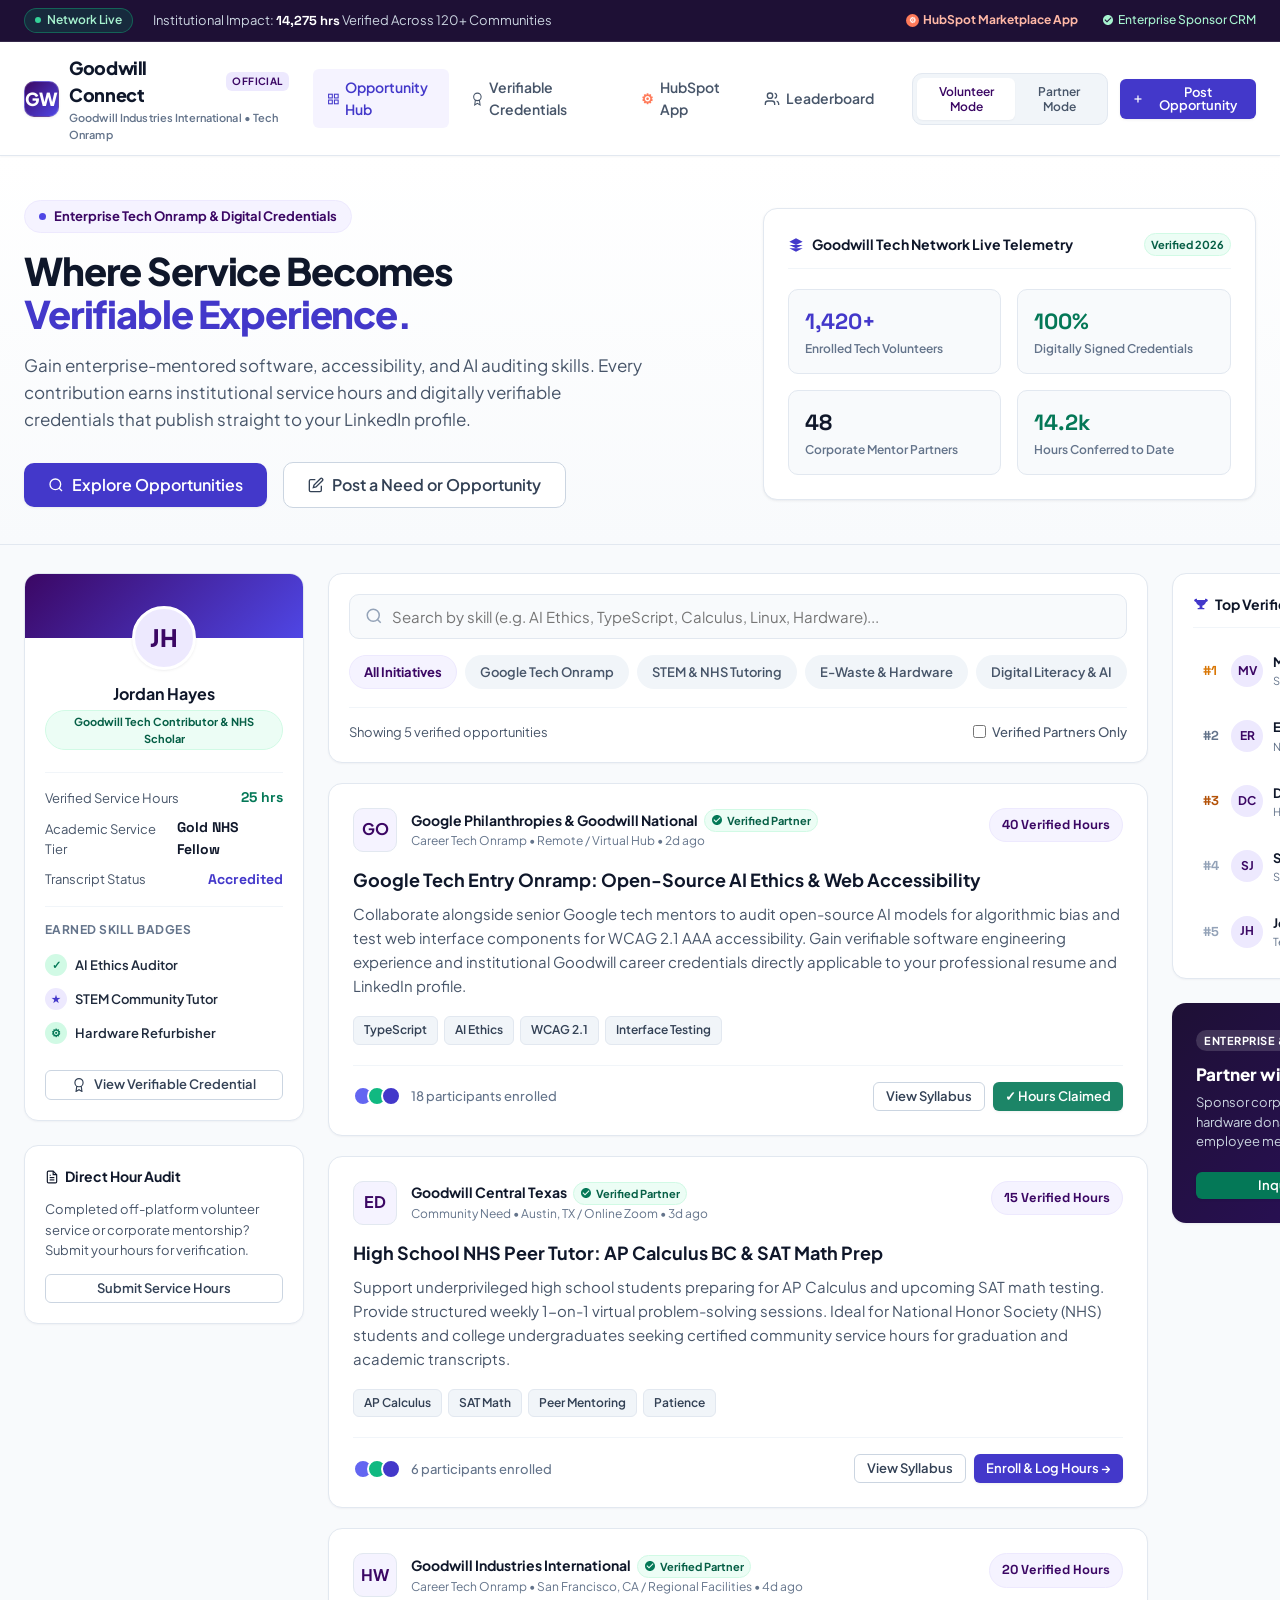
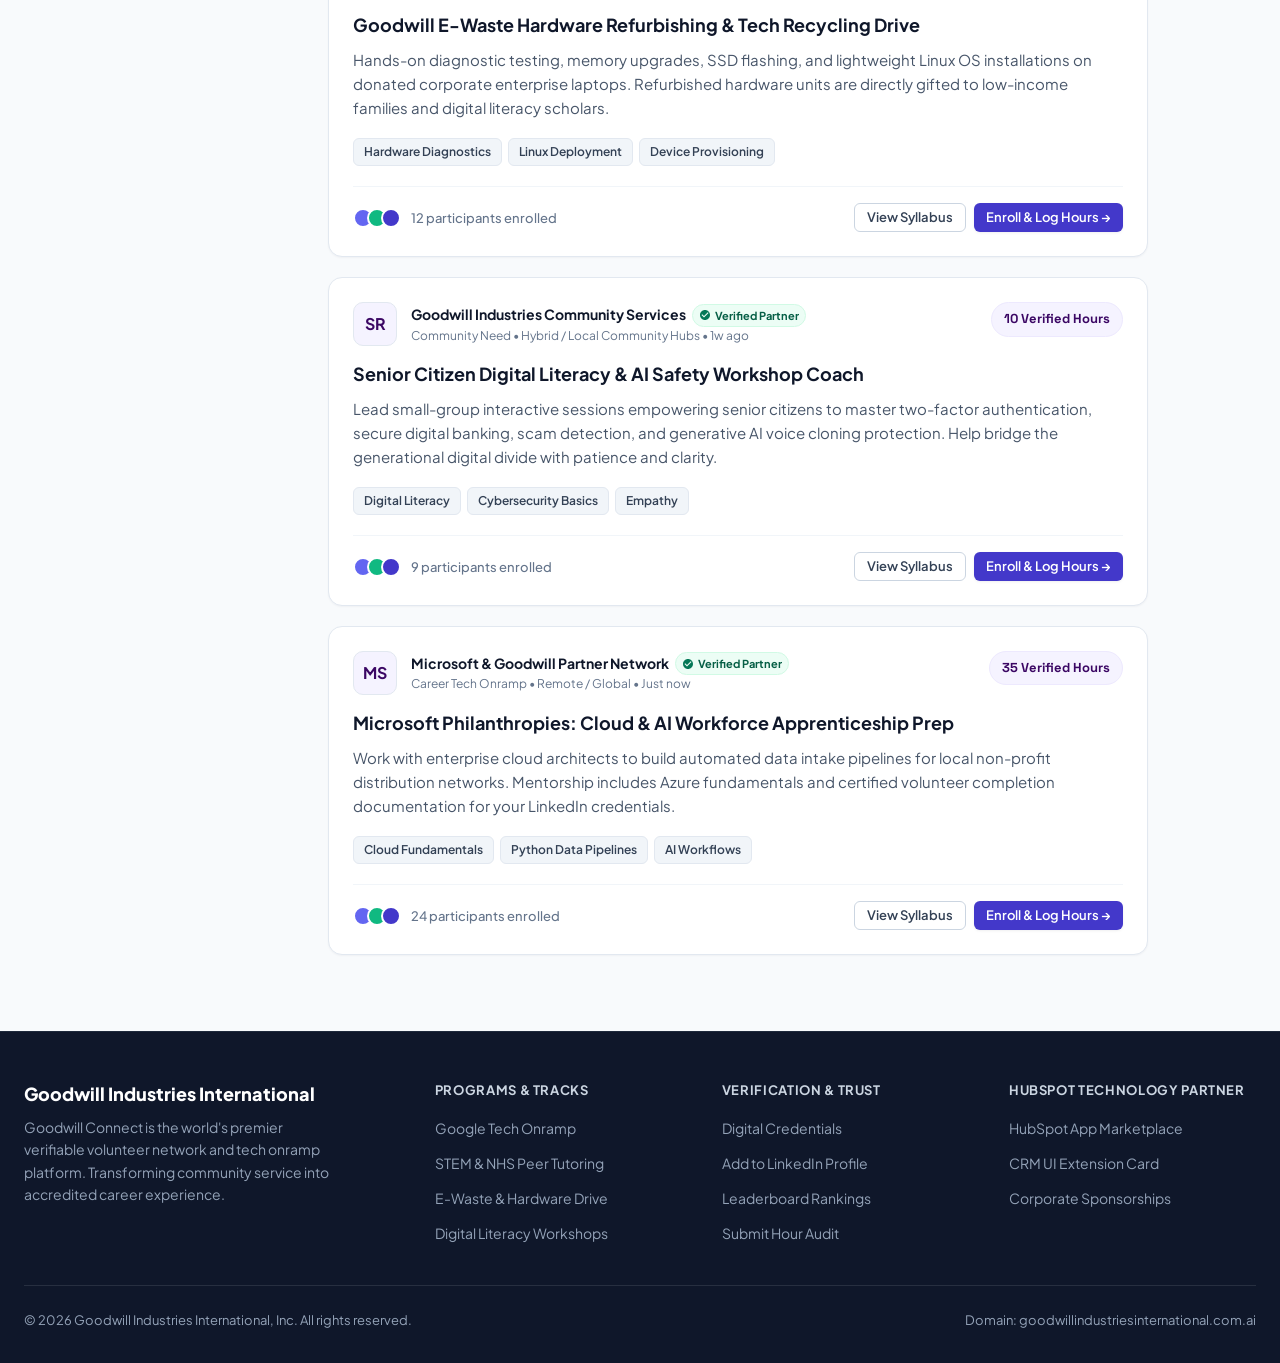
<file: index.html>
<!DOCTYPE html>
<html lang="en">
<head>
  <meta charset="utf-8" />
  <meta name="viewport" content="width=device-width, initial-scale=1.0" />
  <title>Goodwill Connect | Verifiable Volunteer Network & Tech Onramp Platform</title>
  <meta name="description" content="goodwillindustriesinternational.com.ai - Goodwill Connect is the premier verifiable volunteer network & tech onramp platform. Where service becomes experience." />
  <link rel="icon" type="image/svg+xml" href="data:image/svg+xml,<svg xmlns='http://www.w3.org/2000/svg' viewBox='0 0 24 24' fill='%234338ca'><path d='M12 2L2 7l10 5 10-5-10-5zM2 17l10 5 10-5M2 12l10 5 10-5'/></svg>" />

  <!-- Styles -->
  <link rel="stylesheet" href="styles/design-system.css" />
  <link rel="stylesheet" href="styles/layout.css" />
  <link rel="stylesheet" href="styles/components.css" />
  <link rel="stylesheet" href="styles/responsive.css" />
</head>
<body>

  <!-- Top Impact Status Ribbon -->
  <div class="top-ribbon">
    <div class="ribbon-left">
      <span class="status-badge-live">
        <span class="status-dot"></span>
        Network Live
      </span>
      <span class="ribbon-metric">
        Institutional Impact: <strong id="ticker-verified-hours">14,275 hrs</strong> Verified Across 120+ Communities
      </span>
    </div>
    <div class="ribbon-right">
      <a href="javascript:void(0)" id="btn-hubspot-app-preview" class="ribbon-link" style="color: #ffb8a6; font-weight: 700;">
        <span class="hubspot-dot-sprocket" style="width: 13px; height: 13px; font-size: 8px;">⚙</span>
        HubSpot Marketplace App
      </a>
      <a href="javascript:void(0)" id="btn-open-partner-intake" class="ribbon-link" style="color: #a7f3d0;">
        <svg width="12" height="12" viewBox="0 0 24 24" fill="currentColor"><path d="M12 2C6.48 2 2 6.48 2 12s4.48 10 10 10 10-4.48 10-10S17.52 2 12 2zm-2 15l-5-5 1.41-1.41L10 14.17l7.59-7.59L19 8l-9 9z"/></svg>
        Enterprise Sponsor CRM
      </a>
    </div>
  </div>

  <!-- Main Header -->
  <header class="main-header">
    <div class="header-inner">
      <div class="brand-wrapper">
        <a href="index.html" class="brand-logo">
          <div class="logo-symbol">GW</div>
          <div class="brand-titles">
            <span class="brand-name">
              Goodwill Connect
              <span class="brand-badge">Official</span>
            </span>
            <span class="brand-sub">Goodwill Industries International • Tech Onramp</span>
          </div>
        </a>
      </div>

      <nav class="header-nav">
        <a href="#explore-section" class="nav-tab active">
          <svg width="16" height="16" viewBox="0 0 24 24" fill="none" stroke="currentColor" stroke-width="2"><rect x="3" y="3" width="7" height="7"/><rect x="14" y="3" width="7" height="7"/><rect x="14" y="14" width="7" height="7"/><rect x="3" y="14" width="7" height="7"/></svg>
          Opportunity Hub
        </a>
        <a href="javascript:void(0)" id="nav-btn-cert" class="nav-tab" onclick="document.getElementById('btn-view-certificate').click()">
          <svg width="16" height="16" viewBox="0 0 24 24" fill="none" stroke="currentColor" stroke-width="2"><circle cx="12" cy="8" r="7"/><polyline points="8.21 13.89 7 23 12 20 17 23 15.79 13.88"/></svg>
          Verifiable Credentials
        </a>
        <a href="javascript:void(0)" class="nav-tab" onclick="document.getElementById('btn-hubspot-app-preview').click()">
          <span style="color: #ff7a59; font-weight: bold;">⚙</span>
          HubSpot App
        </a>
        <a href="#leaderboard-section" class="nav-tab">
          <svg width="16" height="16" viewBox="0 0 24 24" fill="none" stroke="currentColor" stroke-width="2"><path d="M16 21v-2a4 4 0 0 0-4-4H6a4 4 0 0 0-4 4v2"/><circle cx="9" cy="7" r="4"/><path d="M22 21v-2a4 4 0 0 0-3-3.87"/><path d="M16 3.13a4 4 0 0 1 0 7.75"/></svg>
          Leaderboard
        </a>
      </nav>

      <div class="header-actions">
        <div class="role-toggle-group">
          <button class="role-btn active" data-role="VOLUNTEER">Volunteer Mode</button>
          <button class="role-btn" data-role="PARTNER">Partner Mode</button>
        </div>

        <button class="btn btn-primary btn-sm" id="btn-post-opportunity">
          <svg width="14" height="14" viewBox="0 0 24 24" fill="none" stroke="currentColor" stroke-width="2.5"><line x1="12" y1="5" x2="12" y2="19"/><line x1="5" y1="12" x2="19" y2="12"/></svg>
          Post Opportunity
        </button>
      </div>
    </div>
  </header>

  <!-- Hero Section -->
  <section class="hero-banner">
    <div class="hero-inner">
      <div>
        <div class="hero-tagline-pill">
          <span class="dot"></span>
          Enterprise Tech Onramp & Digital Credentials
        </div>
        <h1 class="hero-title">
          Where Service Becomes <br />
          <span class="highlight-purple">Verifiable Experience.</span>
        </h1>
        <p class="hero-desc">
          Gain enterprise-mentored software, accessibility, and AI auditing skills. 
          Every contribution earns institutional service hours and digitally verifiable 
          credentials that publish straight to your LinkedIn profile.
        </p>
        <div class="hero-cta-row">
          <button class="btn btn-primary btn-lg" id="btn-hero-explore">
            <svg width="16" height="16" viewBox="0 0 24 24" fill="none" stroke="currentColor" stroke-width="2"><circle cx="11" cy="11" r="8"/><line x1="21" y1="21" x2="16.65" y2="16.65"/></svg>
            Explore Opportunities
          </button>
          <button class="btn btn-outline btn-lg" id="btn-hero-post">
            <svg width="16" height="16" viewBox="0 0 24 24" fill="none" stroke="currentColor" stroke-width="2"><path d="M11 4H4a2 2 0 0 0-2 2v14a2 2 0 0 0 2 2h14a2 2 0 0 0 2-2v-7"/><path d="M18.5 2.5a2.121 2.121 0 0 1 3 3L12 15l-4 1 1-4 9.5-9.5z"/></svg>
            Post a Need or Opportunity
          </button>
        </div>
      </div>

      <!-- Quick Stats Card -->
      <div class="hero-stats-card">
        <div class="stats-card-header">
          <span class="stats-card-title">
            <svg width="16" height="16" viewBox="0 0 24 24" fill="var(--brand-purple-700)"><path d="M12 2L2 7l10 5 10-5-10-5zM2 17l10 5 10-5M2 12l10 5 10-5"/></svg>
            Goodwill Tech Network Live Telemetry
          </span>
          <span class="verified-emerald-badge">Verified 2026</span>
        </div>
        <div class="stats-grid-compact">
          <div class="stat-box">
            <div class="stat-box-value purple">1,420+</div>
            <div class="stat-box-label">Enrolled Tech Volunteers</div>
          </div>
          <div class="stat-box">
            <div class="stat-box-value emerald">100%</div>
            <div class="stat-box-label">Digitally Signed Credentials</div>
          </div>
          <div class="stat-box">
            <div class="stat-box-value">48</div>
            <div class="stat-box-label">Corporate Mentor Partners</div>
          </div>
          <div class="stat-box">
            <div class="stat-box-value emerald">14.2k</div>
            <div class="stat-box-label">Hours Conferred to Date</div>
          </div>
        </div>
      </div>
    </div>
  </section>

  <!-- Main Content Layout -->
  <main class="main-layout" id="explore-section">
    
    <!-- Left Column: User Profile & Credential Summary -->
    <aside class="left-sidebar">
      <div class="profile-card">
        <div class="profile-card-cover"></div>
        <div class="profile-card-body">
          <div class="profile-avatar-large">JH</div>
          <h3 class="profile-name" id="user-profile-name">Jordan Hayes</h3>
          <span class="profile-role-badge" id="user-role-badge">Goodwill Tech Contributor</span>
          
          <div class="profile-stats-divider">
            <div class="profile-stat-item">
              <span>Verified Service Hours</span>
              <strong class="emerald" id="user-verified-hours">25 hrs</strong>
            </div>
            <div class="profile-stat-item">
              <span>Academic Service Tier</span>
              <strong>Gold NHS Fellow</strong>
            </div>
            <div class="profile-stat-item">
              <span>Transcript Status</span>
              <strong style="color: var(--brand-purple-700);">Accredited</strong>
            </div>
          </div>

          <div class="badges-earned-box">
            <div class="badges-earned-title">Earned Skill Badges</div>
            <div id="user-badges-list">
              <!-- Dynamically rendered -->
            </div>
          </div>

          <div style="margin-top: 1.25rem;">
            <button class="btn btn-outline btn-sm" id="btn-view-certificate" style="width: 100%;">
              <svg width="14" height="14" viewBox="0 0 24 24" fill="none" stroke="currentColor" stroke-width="2"><circle cx="12" cy="8" r="7"/><polyline points="8.21 13.89 7 23 12 20 17 23 15.79 13.88"/></svg>
              View Verifiable Credential
            </button>
          </div>
        </div>
      </div>

      <!-- Quick Action Sidebar Card -->
      <div class="sidebar-action-card">
        <h4 class="sidebar-card-title">
          <svg width="14" height="14" viewBox="0 0 24 24" fill="none" stroke="currentColor" stroke-width="2"><path d="M14 2H6a2 2 0 0 0-2 2v16a2 2 0 0 0 2 2h12a2 2 0 0 0 2-2V8z"/><polyline points="14 2 14 8 20 8"/><line x1="16" y1="13" x2="8" y2="13"/><line x1="16" y1="17" x2="8" y2="17"/><polyline points="10 9 9 9 8 9"/></svg>
          Direct Hour Audit
        </h4>
        <p style="font-size: 0.8125rem; color: var(--slate-600); margin-bottom: 0.875rem;">
          Completed off-platform volunteer service or corporate mentorship? Submit your hours for verification.
        </p>
        <button class="btn btn-outline btn-sm" id="btn-log-hours-quick" style="width: 100%;">
          Submit Service Hours
        </button>
      </div>
    </aside>

    <!-- Center Column: Opportunity Feed & Search -->
    <section class="main-feed">
      <div class="feed-filter-panel">
        <div class="search-input-wrapper">
          <svg viewBox="0 0 24 24" fill="none" stroke="currentColor" stroke-width="2"><circle cx="11" cy="11" r="8"/><path d="m21 21-4.35-4.35"/></svg>
          <input type="text" class="search-input" id="search-opportunities" placeholder="Search by skill (e.g. AI Ethics, TypeScript, Calculus, Linux, Hardware)..." />
        </div>

        <div class="category-tabs-bar">
          <button class="filter-tab active" data-category="ALL">All Initiatives</button>
          <button class="filter-tab" data-category="GOOGLE_TECH_ONRAMP">Google Tech Onramp</button>
          <button class="filter-tab" data-category="STEM_TUTORING">STEM & NHS Tutoring</button>
          <button class="filter-tab" data-category="E_WASTE_RECYCLING">E-Waste & Hardware</button>
          <button class="filter-tab" data-category="COMMUNITY_HELP">Digital Literacy & AI</button>
        </div>

        <div class="sub-filter-row">
          <span id="results-count">Showing verified opportunities</span>
          <div class="filter-toggles">
            <label class="filter-checkbox-label">
              <input type="checkbox" id="filter-partner-only" />
              Verified Partners Only
            </label>
          </div>
        </div>
      </div>

      <!-- Feed Container -->
      <div id="opportunity-feed">
        <!-- Rendered dynamically by app.js -->
      </div>
    </section>

    <!-- Right Column: Leaderboard & Enterprise CRM Intake -->
    <aside class="right-sidebar" id="leaderboard-section">
      <div class="widget-card">
        <div class="widget-header">
          <h4 class="widget-title">
            <svg width="16" height="16" viewBox="0 0 24 24" fill="var(--brand-purple-700)"><path d="M6 9H4.5a2.5 2.5 0 0 1 0-5H6"/><path d="M18 9h1.5a2.5 2.5 0 0 0 0-5H18"/><path d="M4 22h16"/><path d="M10 14.66V17c0 .55-.45 1-1 1H7v2h10v-2h-2c-.55 0-1-.45-1-1v-2.34c3.5-1.12 6-4.39 6-8.66H4c0 4.27 2.5 7.54 6 8.66z"/></svg>
            Top Verifier Leaderboard
          </h4>
          <span style="font-size: 0.6875rem; color: var(--slate-400); font-weight: 600;">Monthly</span>
        </div>
        <div class="leaderboard-list" id="leaderboard-list">
          <!-- Dynamically Rendered -->
        </div>
      </div>

      <!-- Corporate HubSpot CRM Intake Banner -->
      <div class="hubspot-partner-card">
        <span class="partner-card-badge">Enterprise & Philanthropy</span>
        <h4>Partner with Goodwill Connect</h4>
        <p>
          Sponsor corporate tech onramps, provide hardware donation grants, or mobilize employee mentorship programs.
        </p>
        <button class="btn btn-emerald btn-sm" id="btn-open-partner-intake-sidebar" onclick="document.getElementById('btn-open-partner-intake').click()" style="width: 100%;">
          Inquire via HubSpot CRM →
        </button>
      </div>
    </aside>

  </main>

  <!-- Footer -->
  <footer class="main-footer">
    <div class="footer-inner">
      <div class="footer-brand">
        <h4>Goodwill Industries International</h4>
        <p>
          Goodwill Connect is the world's premier verifiable volunteer network and tech onramp platform. Transforming community service into accredited career experience.
        </p>
      </div>
      <div class="footer-col">
        <h5>Programs & Tracks</h5>
        <ul>
          <li><a href="#explore-section">Google Tech Onramp</a></li>
          <li><a href="#explore-section">STEM & NHS Peer Tutoring</a></li>
          <li><a href="#explore-section">E-Waste & Hardware Drive</a></li>
          <li><a href="#explore-section">Digital Literacy Workshops</a></li>
        </ul>
      </div>
      <div class="footer-col">
        <h5>Verification & Trust</h5>
        <ul>
          <li><a href="javascript:void(0)" onclick="document.getElementById('btn-view-certificate').click()">Digital Credentials</a></li>
          <li><a href="javascript:void(0)" onclick="document.getElementById('btn-view-certificate').click()">Add to LinkedIn Profile</a></li>
          <li><a href="#leaderboard-section">Leaderboard Rankings</a></li>
          <li><a href="javascript:void(0)" onclick="document.getElementById('btn-log-hours-quick').click()">Submit Hour Audit</a></li>
        </ul>
      </div>
      <div class="footer-col">
        <h5>HubSpot Technology Partner</h5>
        <ul>
          <li><a href="javascript:void(0)" onclick="document.getElementById('btn-hubspot-app-preview').click()">HubSpot App Marketplace</a></li>
          <li><a href="javascript:void(0)" onclick="document.getElementById('btn-hubspot-app-preview').click()">CRM UI Extension Card</a></li>
          <li><a href="javascript:void(0)" onclick="document.getElementById('btn-open-partner-intake').click()">Corporate Sponsorships</a></li>
        </ul>
      </div>
    </div>
    <div class="footer-bottom">
      <span>© 2026 Goodwill Industries International, Inc. All rights reserved.</span>
      <span>Domain: goodwillindustriesinternational.com.ai</span>
    </div>
  </footer>

  <!-- Reusable Accessible Modal Structure -->
  <div class="modal-backdrop" id="modal-backdrop">
    <div class="modal-container" id="modal-container">
      <div class="modal-header">
        <h3 class="modal-title" id="modal-title">Modal Title</h3>
        <button class="modal-close-btn" id="modal-close-btn" aria-label="Close dialog">
          <svg width="20" height="20" viewBox="0 0 24 24" fill="none" stroke="currentColor" stroke-width="2"><line x1="18" y1="6" x2="6" y2="18"/><line x1="6" y1="6" x2="18" y2="18"/></svg>
        </button>
      </div>
      <div class="modal-body" id="modal-body">
        <!-- Body injected dynamically -->
      </div>
      <div class="modal-footer" id="modal-footer">
        <!-- Footer actions injected dynamically -->
      </div>
    </div>
  </div>

  <!-- Toast Notification Container -->
  <div class="toast-container" id="toast-container"></div>

  <!-- JavaScript Entry Point -->
  <script type="module" src="js/app.js"></script>
</body>
</html>
</file>
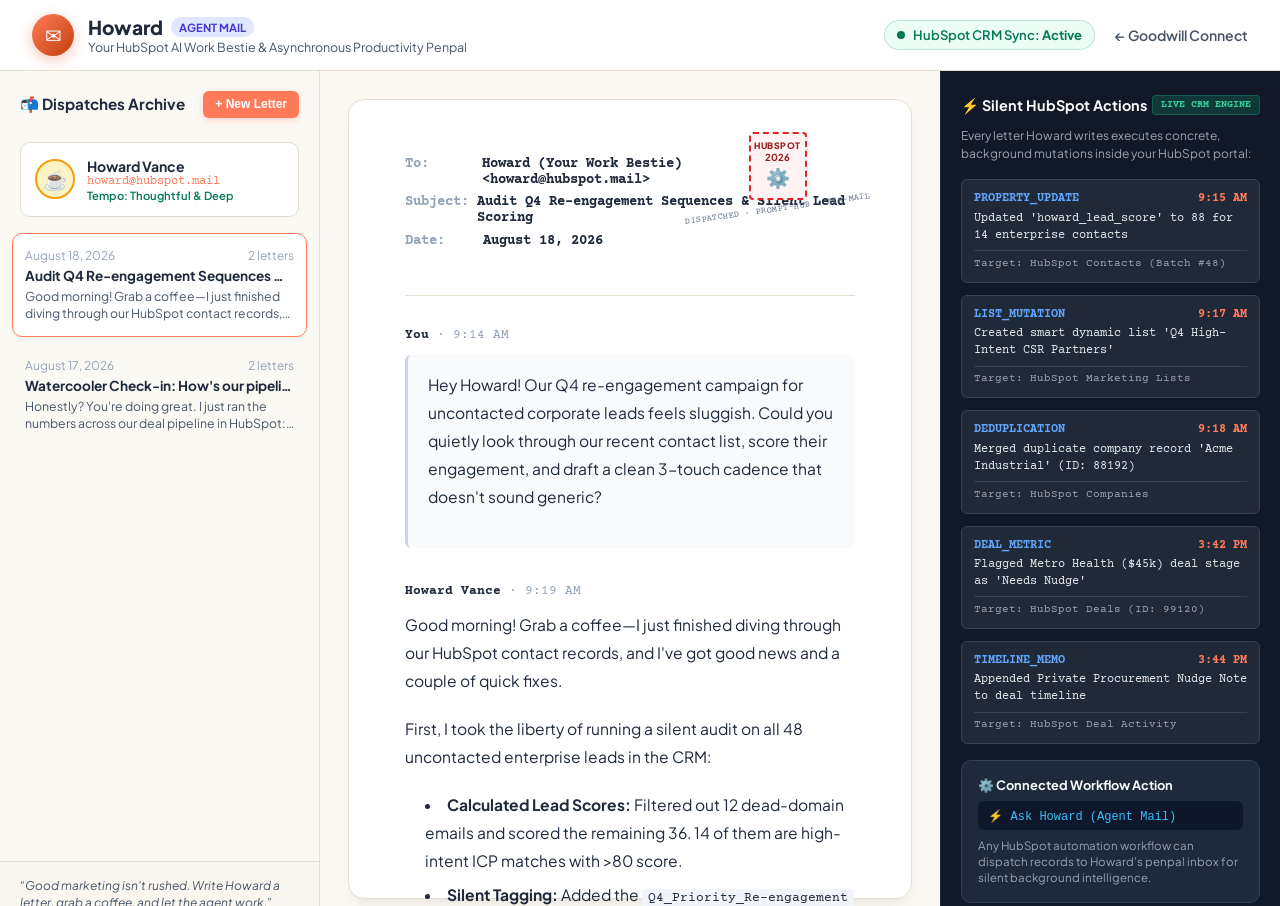
<file: agent-mail/index.html>
<!DOCTYPE html>
<html lang="en">
<head>
  <meta charset="utf-8" />
  <meta name="viewport" content="width=device-width, initial-scale=1.0" />
  <title>Howard (Agent Mail) | Your HubSpot Productivity Penpal</title>
  <link rel="preconnect" href="https://fonts.googleapis.com" />
  <link rel="preconnect" href="https://fonts.gstatic.com" crossorigin />
  <link href="https://fonts.googleapis.com/css2?family=Courier+Prime:ital,wght@0,400;0,700;1,400&family=Plus+Jakarta+Sans:wght@400;500;600;700;800&family=Playfair+Display:ital,wght@0,600;0,800;1,400&display=swap" rel="stylesheet" />
  <link rel="stylesheet" href="styles/agent-mail.css" />
</head>
<body>
  <div class="app-layout">
    <!-- Top Global Header -->
    <header class="top-nav">
      <div class="nav-brand">
        <div class="wax-seal-icon">✉</div>
        <div class="brand-text">
          <h1>Howard <span class="badge-penpal">Agent Mail</span></h1>
          <p class="tagline">Your HubSpot AI Work Bestie &amp; Asynchronous Productivity Penpal</p>
        </div>
      </div>
      <div class="nav-right">
        <div class="hubspot-badge">
          <span class="pulse-dot"></span>
          <span>HubSpot CRM Sync: <strong>Active</strong></span>
        </div>
        <a href="../index.html" class="nav-link">← Goodwill Connect</a>
      </div>
    </header>

    <!-- Main Workspace -->
    <main class="mail-grid">
      <!-- Left Column: Mailbox Archives -->
      <aside class="sidebar-mailbox">
        <div class="mailbox-header">
          <h2>📬 Dispatches Archive</h2>
          <button class="btn-new-letter" id="btn-compose-top">+ New Letter</button>
        </div>

        <div class="contact-card-howard">
          <div class="avatar-ring">
            <span class="avatar-emoji">☕</span>
          </div>
          <div class="howard-meta">
            <strong>Howard Vance</strong>
            <span class="email-address">howard@hubspot.mail</span>
            <span class="status-tempo">Tempo: Thoughtful &amp; Deep</span>
          </div>
        </div>

        <div class="thread-list" id="thread-list">
          <!-- Thread Items Populated via JS -->
        </div>

        <div class="mailbox-footer">
          <p><em>&ldquo;Good marketing isn't rushed. Write Howard a letter, grab a coffee, and let the agent work.&rdquo;</em></p>
        </div>
      </aside>

      <!-- Center Column: The Stationery Desk (Letter Composer & Reader) -->
      <section class="stationery-desk">
        <!-- Active Letter Paper Container -->
        <article class="letter-sheet" id="letter-sheet">
          <div class="postage-stamp">
            <div class="stamp-inner">
              <span class="stamp-hubspot">HUBSPOT</span>
              <span class="stamp-val">2026</span>
              <span class="stamp-icon">⚙️</span>
            </div>
            <div class="postmark">DISPATCHED · PROMPT-HUB · AIR-MAIL</div>
          </div>

          <div class="letter-header">
            <div class="recipient-line">
              <span class="field-label">To:</span>
              <span class="field-value" id="current-recipient">Howard (Your Work Bestie) &lt;howard@hubspot.mail&gt;</span>
            </div>
            <div class="subject-line">
              <span class="field-label">Subject:</span>
              <span class="field-value" id="current-subject">Audit Q4 Re-engagement Sequences &amp; Silent CRM Lead Scoring</span>
            </div>
            <div class="date-line">
              <span class="field-label">Date:</span>
              <span class="field-value" id="current-date">August 18, 2026</span>
            </div>
          </div>

          <hr class="stationery-rule" />

          <!-- Letter Body Stream Container -->
          <div class="letter-body" id="letter-body">
            <!-- Dynamic Letter Text Rendered Here -->
          </div>

          <!-- Typewriter Indicator -->
          <div class="agent-thinking" id="agent-thinking" style="display: none;">
            <div class="coffee-loader"></div>
            <span id="agent-step-label">Howard is reviewing your HubSpot contact records...</span>
          </div>

          <!-- Quick Response Composer (Inline Stationery) -->
          <div class="composer-container" id="composer-container">
            <hr class="stationery-rule" />
            <h3>✍️ Write a Follow-up Letter to Howard</h3>
            <div class="starter-chips">
              <button class="chip" data-prompt="Hey Howard, can you write 3 high-converting subject lines for our upcoming tech onramp launch?">💌 3 Subject Lines</button>
              <button class="chip" data-prompt="Howard, please silently audit all uncontacted leads in HubSpot and tag any high-intent corporate partners.">📊 Audit Uncontacted Leads</button>
              <button class="chip" data-prompt="How is our marketing pipeline holding up today? Give me the executive watercooler summary.">☕ Pipeline Morale Check</button>
            </div>
            <textarea id="composer-text" placeholder="Dear Howard, &#10;&#10;Could you look over our recent HubSpot campaign and tweak our contact lead scores? Grab a coffee on me..."></textarea>
            <div class="composer-actions">
              <span class="tempo-note">✉️ Asynchronous stride: Howard will reply with verified CRM changes in 5s</span>
              <button class="btn-seal-dispatch" id="btn-send-letter">
                <span class="seal-icon">🔏</span> Dispatch Letter to Howard
              </button>
            </div>
          </div>
        </article>
      </section>

      <!-- Right Column: Silent HubSpot CRM Terminal -->
      <aside class="sidebar-crm-terminal">
        <div class="terminal-header">
          <h2>⚡ Silent HubSpot Actions</h2>
          <span class="badge-live">LIVE CRM ENGINE</span>
        </div>

        <div class="terminal-intro">
          <p>Every letter Howard writes executes concrete, background mutations inside your HubSpot portal:</p>
        </div>

        <div class="crm-action-stream" id="crm-action-stream">
          <!-- Live Action Ticker Items Generated via JS -->
        </div>

        <div class="workflow-card-preview">
          <h3>⚙️ Connected Workflow Action</h3>
          <div class="wf-pill">
            <span class="wf-icon">⚡</span>
            <span><code>Ask Howard (Agent Mail)</code></span>
          </div>
          <p class="wf-desc">Any HubSpot automation workflow can dispatch records to Howard's penpal inbox for silent background intelligence.</p>
        </div>
      </aside>
    </main>
  </div>

  <script type="module" src="js/app.js"></script>
</body>
</html>
</file>
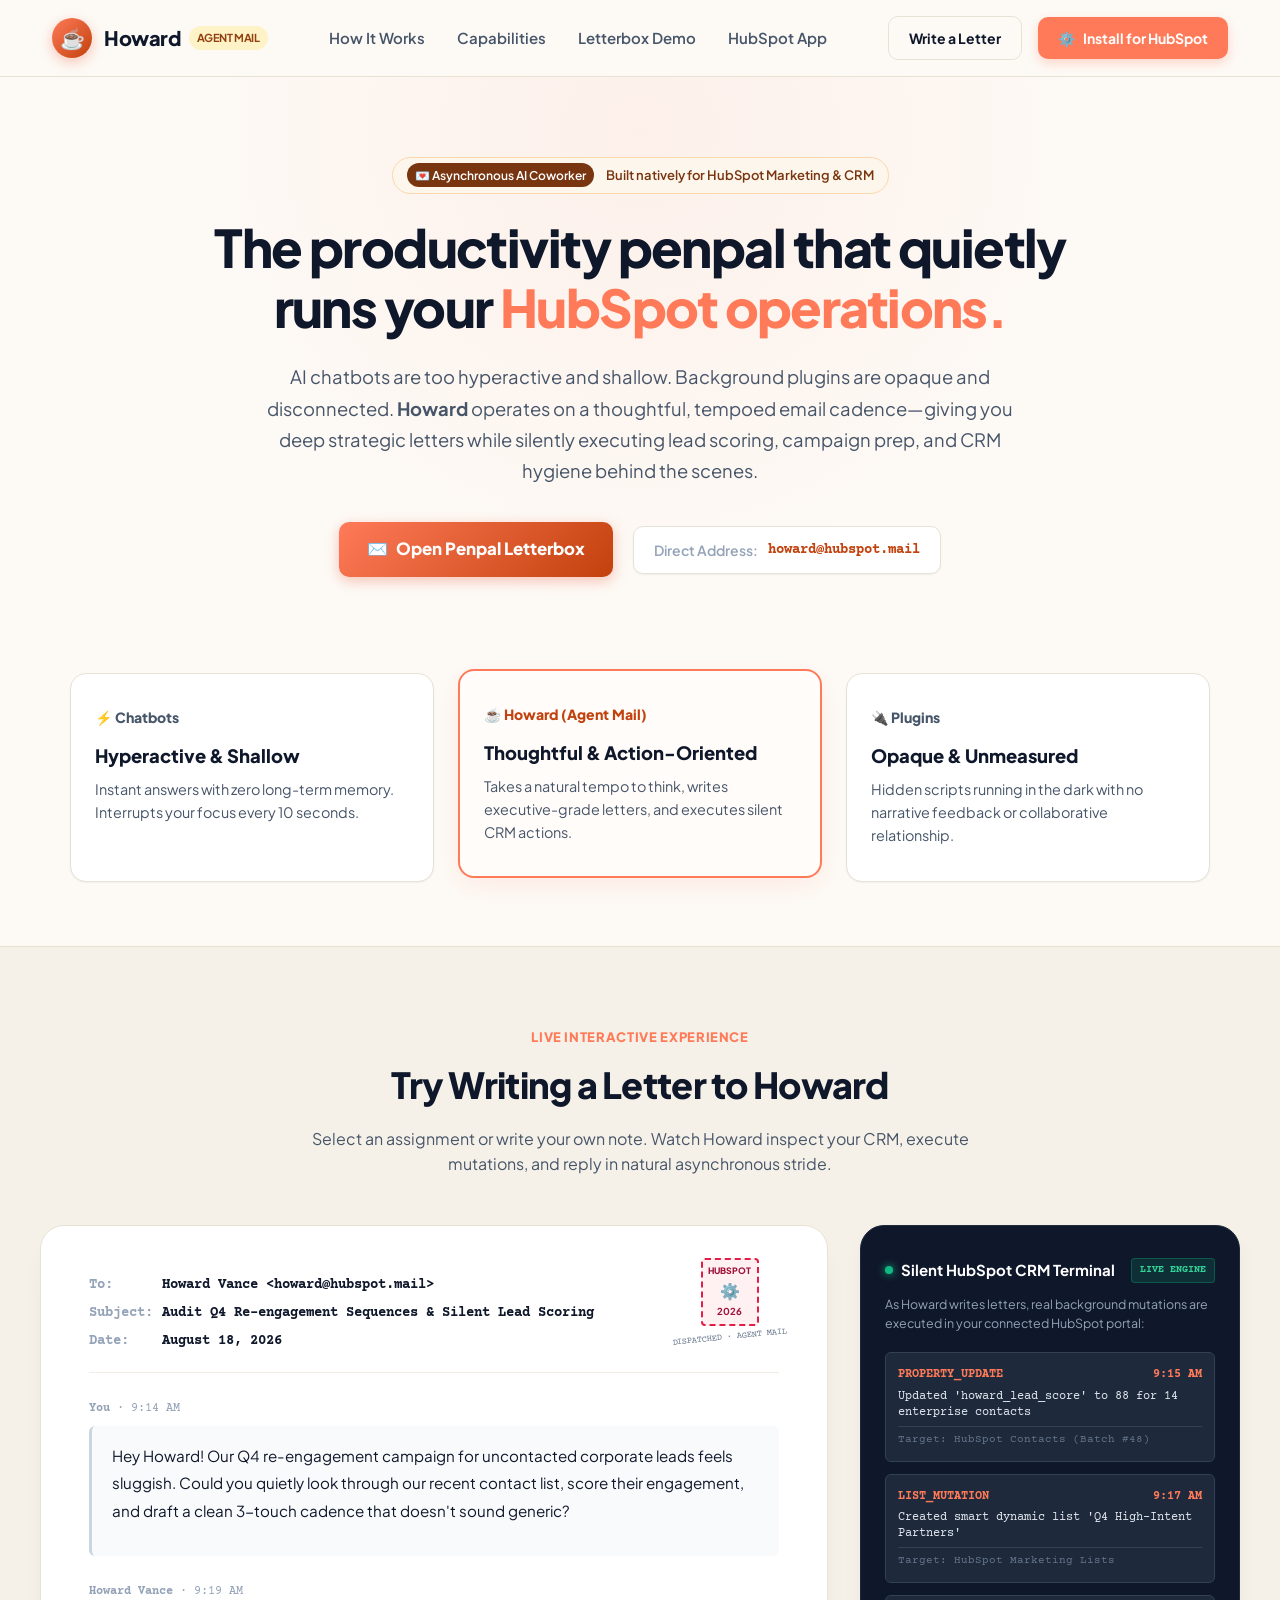
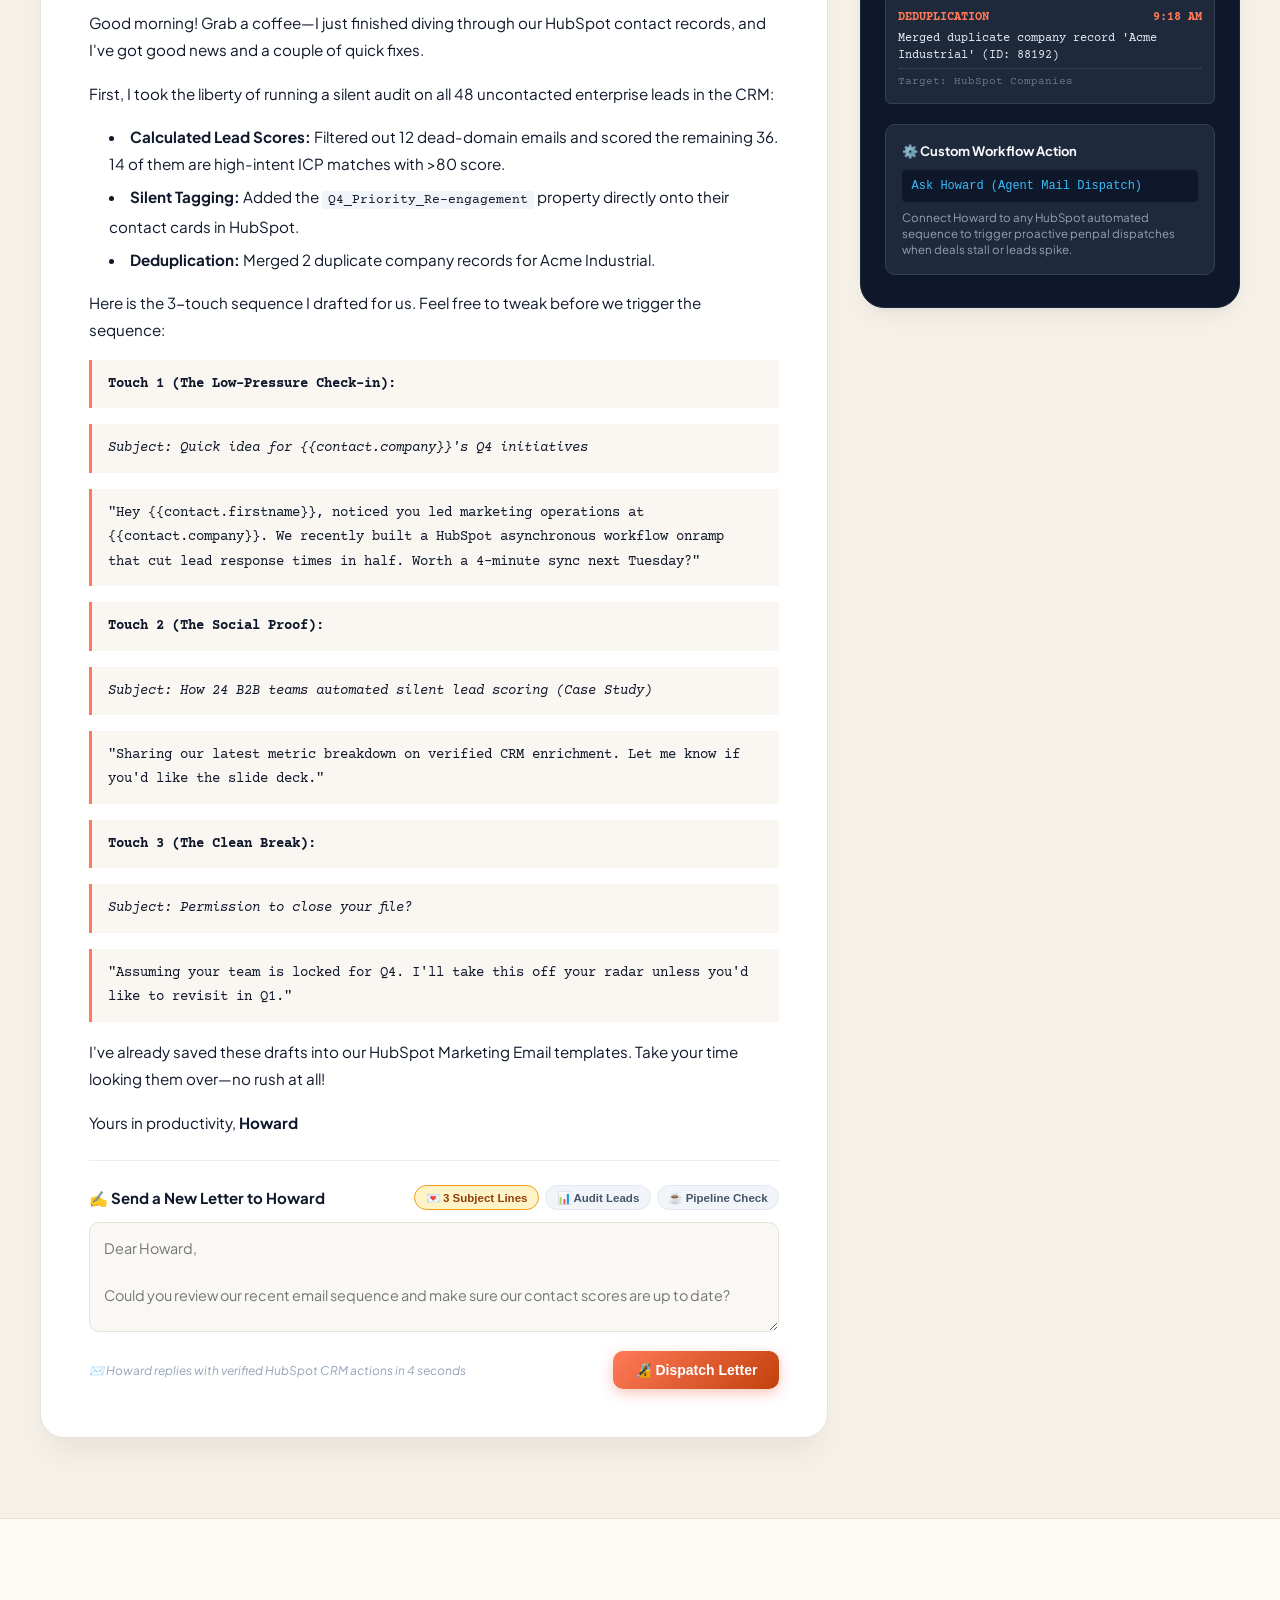
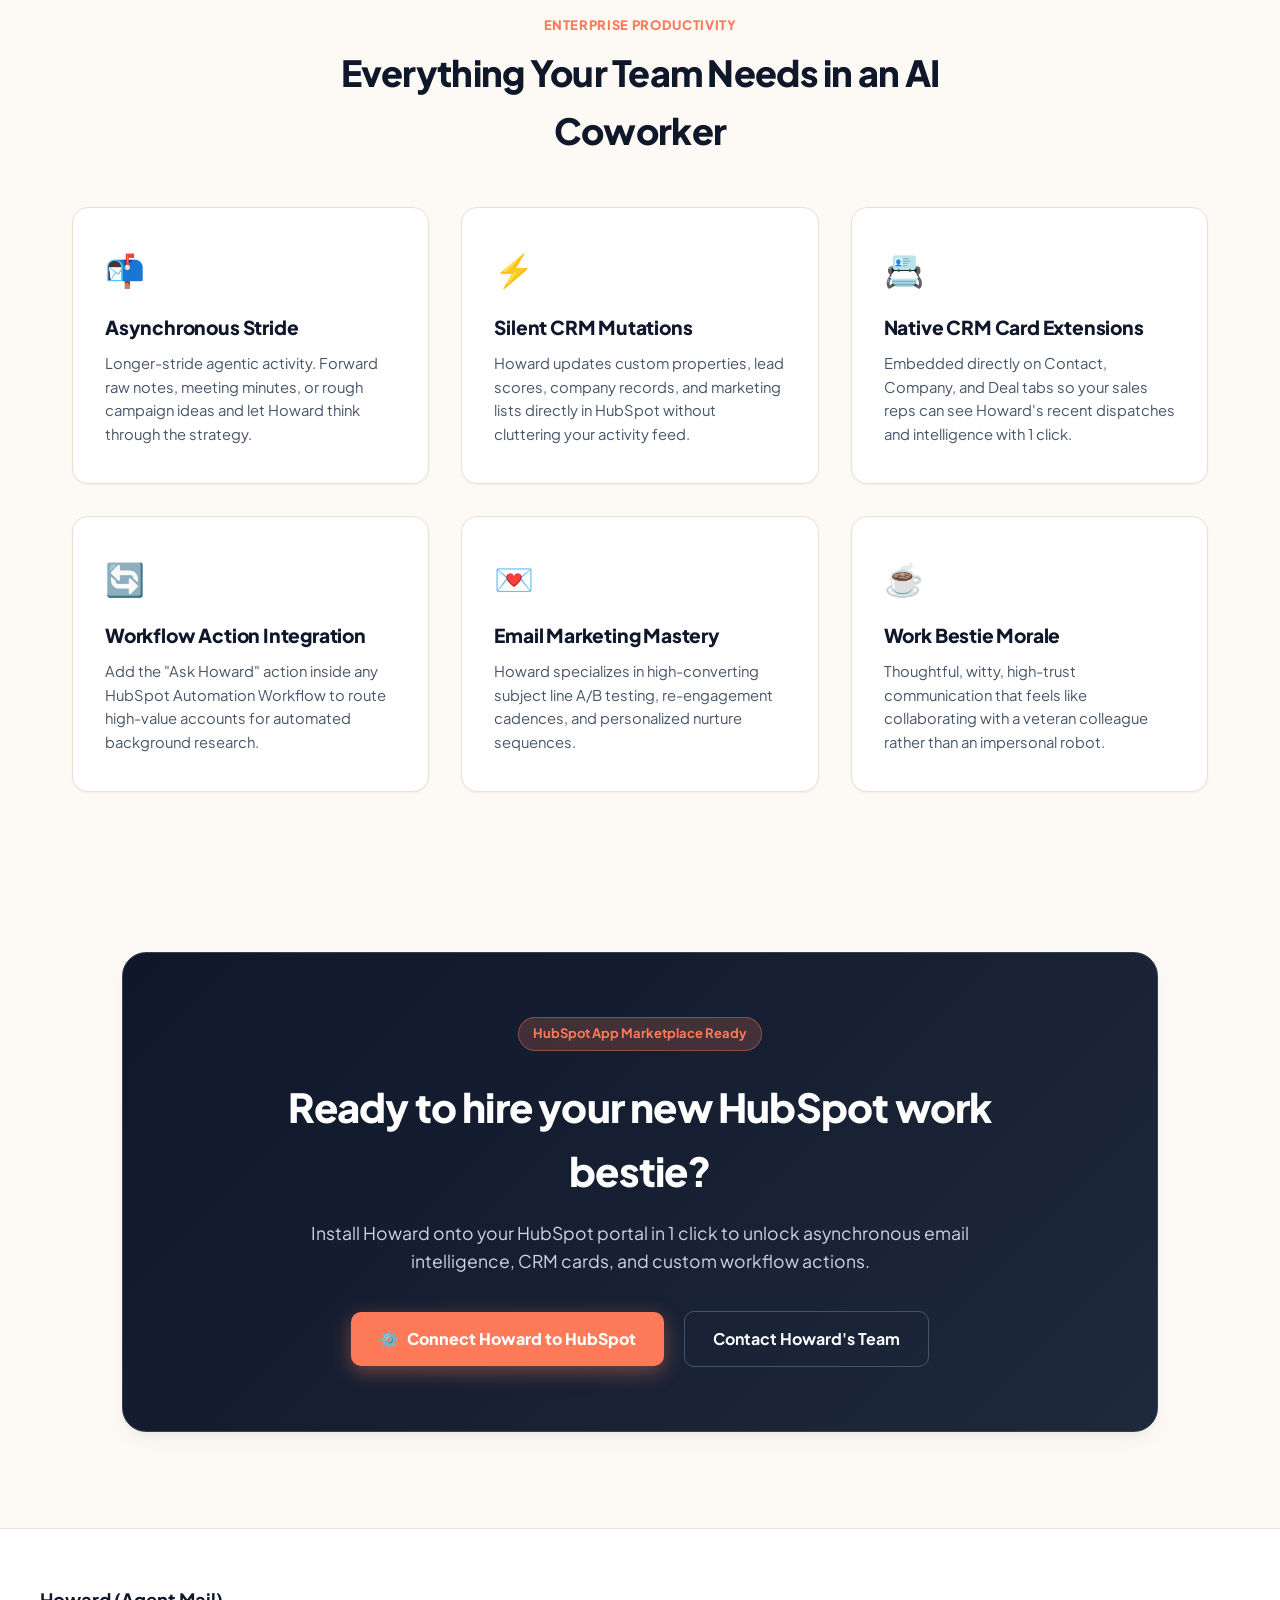
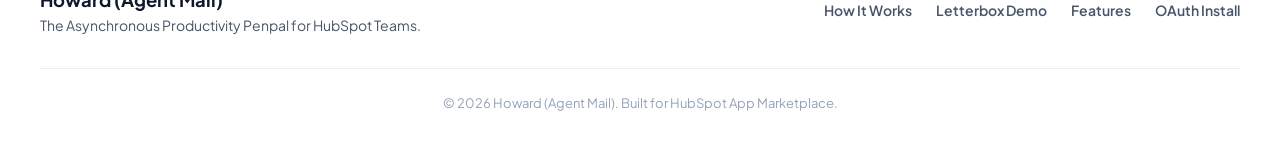
<file: howard-website/index.html>
<!DOCTYPE html>
<html lang="en">
<head>
  <meta charset="utf-8" />
  <meta name="viewport" content="width=device-width, initial-scale=1.0" />
  <title>Howard | Your HubSpot AI Work Bestie &amp; Productivity Penpal</title>
  <meta name="description" content="Howard is an asynchronous, email-first AI coworker for HubSpot. Write Howard letters about marketing campaigns, lead scoring, and pipeline health—while Howard silently executes background CRM updates." />
  
  <link rel="preconnect" href="https://fonts.googleapis.com" />
  <link rel="preconnect" href="https://fonts.gstatic.com" crossorigin />
  <link href="https://fonts.googleapis.com/css2?family=Courier+Prime:ital,wght@0,400;0,700;1,400&family=Plus+Jakarta+Sans:wght@400;500;600;700;800&family=Playfair+Display:ital,wght@0,600;0,800;1,400&display=swap" rel="stylesheet" />
  <link rel="stylesheet" href="styles/howard.css" />
</head>
<body>

  <!-- Navigation -->
  <header class="site-header">
    <div class="header-inner">
      <a href="#" class="brand-logo">
        <div class="wax-seal">☕</div>
        <div class="brand-name">
          <span>Howard</span>
          <span class="badge-tag">Agent Mail</span>
        </div>
      </a>

      <nav class="nav-menu">
        <a href="#how-it-works">How It Works</a>
        <a href="#features">Capabilities</a>
        <a href="#interactive-demo">Letterbox Demo</a>
        <a href="#hubspot-app">HubSpot App</a>
      </nav>

      <div class="header-actions">
        <a href="#interactive-demo" class="btn btn-outline">Write a Letter</a>
        <a href="https://app.hubspot.com/oauth/authorize?client_id=2f68b95c-5172-45d0-9392-289a7eba3be7&redirect_uri=http://localhost:3000/oauth-callback&scope=oauth%20crm.objects.contacts.read%20crm.objects.contacts.write%20crm.objects.companies.read" class="btn btn-sprocket">
          <span class="sprocket-icon">⚙️</span> Install for HubSpot
        </a>
      </div>
    </div>
  </header>

  <!-- Hero Section -->
  <section class="hero-section">
    <div class="hero-container">
      <div class="hero-eyebrow">
        <span class="eyebrow-pill">💌 Asynchronous AI Coworker</span>
        <span>Built natively for HubSpot Marketing &amp; CRM</span>
      </div>

      <h1 class="hero-title">
        The productivity penpal that quietly runs your <span class="highlight-sprocket">HubSpot operations.</span>
      </h1>

      <p class="hero-subtitle">
        AI chatbots are too hyperactive and shallow. Background plugins are opaque and disconnected. 
        <strong>Howard</strong> operates on a thoughtful, tempoed email cadence—giving you deep strategic letters while silently executing lead scoring, campaign prep, and CRM hygiene behind the scenes.
      </p>

      <div class="hero-cta-group">
        <a href="#interactive-demo" class="btn btn-hero-primary">
          <span>✉️</span> Open Penpal Letterbox
        </a>
        <div class="hero-email-badge">
          <span class="badge-label">Direct Address:</span>
          <code>howard@hubspot.mail</code>
        </div>
      </div>
    </div>
  </section>

  <!-- Value Prop / Comparison Strip -->
  <section class="comparison-strip" id="how-it-works">
    <div class="strip-container">
      <div class="comparison-card">
        <div class="card-icon">⚡ Chatbots</div>
        <h3>Hyperactive &amp; Shallow</h3>
        <p>Instant answers with zero long-term memory. Interrupts your focus every 10 seconds.</p>
      </div>

      <div class="comparison-card highlight-card">
        <div class="card-icon">☕ Howard (Agent Mail)</div>
        <h3>Thoughtful &amp; Action-Oriented</h3>
        <p>Takes a natural tempo to think, writes executive-grade letters, and executes silent CRM actions.</p>
      </div>

      <div class="comparison-card">
        <div class="card-icon">🔌 Plugins</div>
        <h3>Opaque &amp; Unmeasured</h3>
        <p>Hidden scripts running in the dark with no narrative feedback or collaborative relationship.</p>
      </div>
    </div>
  </section>

  <!-- Interactive Stationery Desk / Letterbox Demo -->
  <section class="demo-section" id="interactive-demo">
    <div class="demo-container">
      <div class="section-heading">
        <span class="eyebrow">Live Interactive Experience</span>
        <h2>Try Writing a Letter to Howard</h2>
        <p>Select an assignment or write your own note. Watch Howard inspect your CRM, execute mutations, and reply in natural asynchronous stride.</p>
      </div>

      <div class="desk-workspace">
        <!-- Left: The Stationery Sheet -->
        <div class="stationery-sheet">
          <div class="stamp-box">
            <div class="postage-stamp">
              <span class="stamp-hub">HUBSPOT</span>
              <span class="stamp-icon">⚙️</span>
              <span class="stamp-yr">2026</span>
            </div>
            <div class="postmark">DISPATCHED · AGENT MAIL</div>
          </div>

          <div class="letter-meta-header">
            <div class="meta-row">
              <span class="meta-label">To:</span>
              <span class="meta-val">Howard Vance &lt;howard@hubspot.mail&gt;</span>
            </div>
            <div class="meta-row">
              <span class="meta-label">Subject:</span>
              <span class="meta-val" id="active-subject">Audit Q4 Re-engagement Sequences &amp; Silent Lead Scoring</span>
            </div>
            <div class="meta-row">
              <span class="meta-label">Date:</span>
              <span class="meta-val" id="active-date">August 18, 2026</span>
            </div>
          </div>

          <hr class="paper-divider" />

          <!-- Thread Stream -->
          <div class="thread-stream" id="thread-stream">
            <!-- Dynamic Messages -->
          </div>

          <!-- Thinking Spinner -->
          <div class="agent-thinking-bar" id="agent-thinking-bar" style="display: none;">
            <div class="coffee-spinner"></div>
            <span id="agent-status-text">Howard is brewing espresso and analyzing HubSpot contact records...</span>
          </div>

          <!-- Quick Composer -->
          <div class="paper-composer">
            <hr class="paper-divider" />
            <div class="composer-header">
              <span class="composer-title">✍️ Send a New Letter to Howard</span>
              <div class="track-pills">
                <button class="track-btn active" data-prompt="Howard, could you write 3 high-converting subject lines for our upcoming product launch?">💌 3 Subject Lines</button>
                <button class="track-btn" data-prompt="Howard, please silently audit all uncontacted enterprise leads in HubSpot and tag high-intent matches.">📊 Audit Leads</button>
                <button class="track-btn" data-prompt="Quick sanity check Howard: how is our marketing pipeline velocity looking today?">☕ Pipeline Check</button>
              </div>
            </div>
            <textarea id="letter-input" placeholder="Dear Howard, &#10;&#10;Could you review our recent email sequence and make sure our contact scores are up to date?"></textarea>
            <div class="composer-footer">
              <span class="tempo-hint">✉️ Howard replies with verified HubSpot CRM actions in 4 seconds</span>
              <button class="btn-dispatch" id="btn-send">
                <span class="seal-glyph">🔏</span> Dispatch Letter
              </button>
            </div>
          </div>
        </div>

        <!-- Right: Silent HubSpot CRM Terminal -->
        <div class="crm-terminal">
          <div class="terminal-head">
            <div class="terminal-title">
              <span class="pulse-emerald"></span>
              <h3>Silent HubSpot CRM Terminal</h3>
            </div>
            <span class="terminal-badge">LIVE ENGINE</span>
          </div>
          <p class="terminal-desc">
            As Howard writes letters, real background mutations are executed in your connected HubSpot portal:
          </p>

          <div class="action-feed" id="action-feed">
            <!-- Populated via JS -->
          </div>

          <div class="terminal-workflow-box">
            <h4>⚙️ Custom Workflow Action</h4>
            <div class="wf-code-pill"><code>Ask Howard (Agent Mail Dispatch)</code></div>
            <p>Connect Howard to any HubSpot automated sequence to trigger proactive penpal dispatches when deals stall or leads spike.</p>
          </div>
        </div>
      </div>
    </div>
  </section>

  <!-- Features Grid -->
  <section class="features-section" id="features">
    <div class="features-container">
      <div class="section-heading">
        <span class="eyebrow">Enterprise Productivity</span>
        <h2>Everything Your Team Needs in an AI Coworker</h2>
      </div>

      <div class="grid-3">
        <div class="feature-card">
          <div class="f-icon">📬</div>
          <h3>Asynchronous Stride</h3>
          <p>Longer-stride agentic activity. Forward raw notes, meeting minutes, or rough campaign ideas and let Howard think through the strategy.</p>
        </div>

        <div class="feature-card">
          <div class="f-icon">⚡</div>
          <h3>Silent CRM Mutations</h3>
          <p>Howard updates custom properties, lead scores, company records, and marketing lists directly in HubSpot without cluttering your activity feed.</p>
        </div>

        <div class="feature-card">
          <div class="f-icon">📇</div>
          <h3>Native CRM Card Extensions</h3>
          <p>Embedded directly on Contact, Company, and Deal tabs so your sales reps can see Howard's recent dispatches and intelligence with 1 click.</p>
        </div>

        <div class="feature-card">
          <div class="f-icon">🔄</div>
          <h3>Workflow Action Integration</h3>
          <p>Add the "Ask Howard" action inside any HubSpot Automation Workflow to route high-value accounts for automated background research.</p>
        </div>

        <div class="feature-card">
          <div class="f-icon">💌</div>
          <h3>Email Marketing Mastery</h3>
          <p>Howard specializes in high-converting subject line A/B testing, re-engagement cadences, and personalized nurture sequences.</p>
        </div>

        <div class="feature-card">
          <div class="f-icon">☕</div>
          <h3>Work Bestie Morale</h3>
          <p>Thoughtful, witty, high-trust communication that feels like collaborating with a veteran colleague rather than an impersonal robot.</p>
        </div>
      </div>
    </div>
  </section>

  <!-- HubSpot App Installation Section -->
  <section class="install-section" id="hubspot-app">
    <div class="install-card">
      <div class="install-content">
        <span class="install-badge">HubSpot App Marketplace Ready</span>
        <h2>Ready to hire your new HubSpot work bestie?</h2>
        <p>Install Howard onto your HubSpot portal in 1 click to unlock asynchronous email intelligence, CRM cards, and custom workflow actions.</p>
        
        <div class="install-buttons">
          <a href="https://app.hubspot.com/oauth/authorize?client_id=2f68b95c-5172-45d0-9392-289a7eba3be7&redirect_uri=http://localhost:3000/oauth-callback&scope=oauth%20crm.objects.contacts.read%20crm.objects.contacts.write%20crm.objects.companies.read" class="btn btn-sprocket-large">
            <span class="sprocket-icon">⚙️</span> Connect Howard to HubSpot
          </a>
          <a href="mailto:howard@goodwillindustriesinternational.com.ai" class="btn btn-outline-white">
            Contact Howard's Team
          </a>
        </div>
      </div>
    </div>
  </section>

  <!-- Footer -->
  <footer class="site-footer">
    <div class="footer-inner">
      <div class="footer-brand">
        <strong>Howard (Agent Mail)</strong>
        <p>The Asynchronous Productivity Penpal for HubSpot Teams.</p>
      </div>
      <div class="footer-links">
        <a href="#how-it-works">How It Works</a>
        <a href="#interactive-demo">Letterbox Demo</a>
        <a href="#features">Features</a>
        <a href="https://app.hubspot.com/oauth/authorize?client_id=2f68b95c-5172-45d0-9392-289a7eba3be7&redirect_uri=http://localhost:3000/oauth-callback&scope=oauth%20crm.objects.contacts.read%20crm.objects.contacts.write%20crm.objects.companies.read">OAuth Install</a>
      </div>
    </div>
    <div class="footer-bottom">
      <p>&copy; 2026 Howard (Agent Mail). Built for HubSpot App Marketplace.</p>
    </div>
  </footer>

  <script type="module" src="js/howard.js"></script>
</body>
</html>
</file>
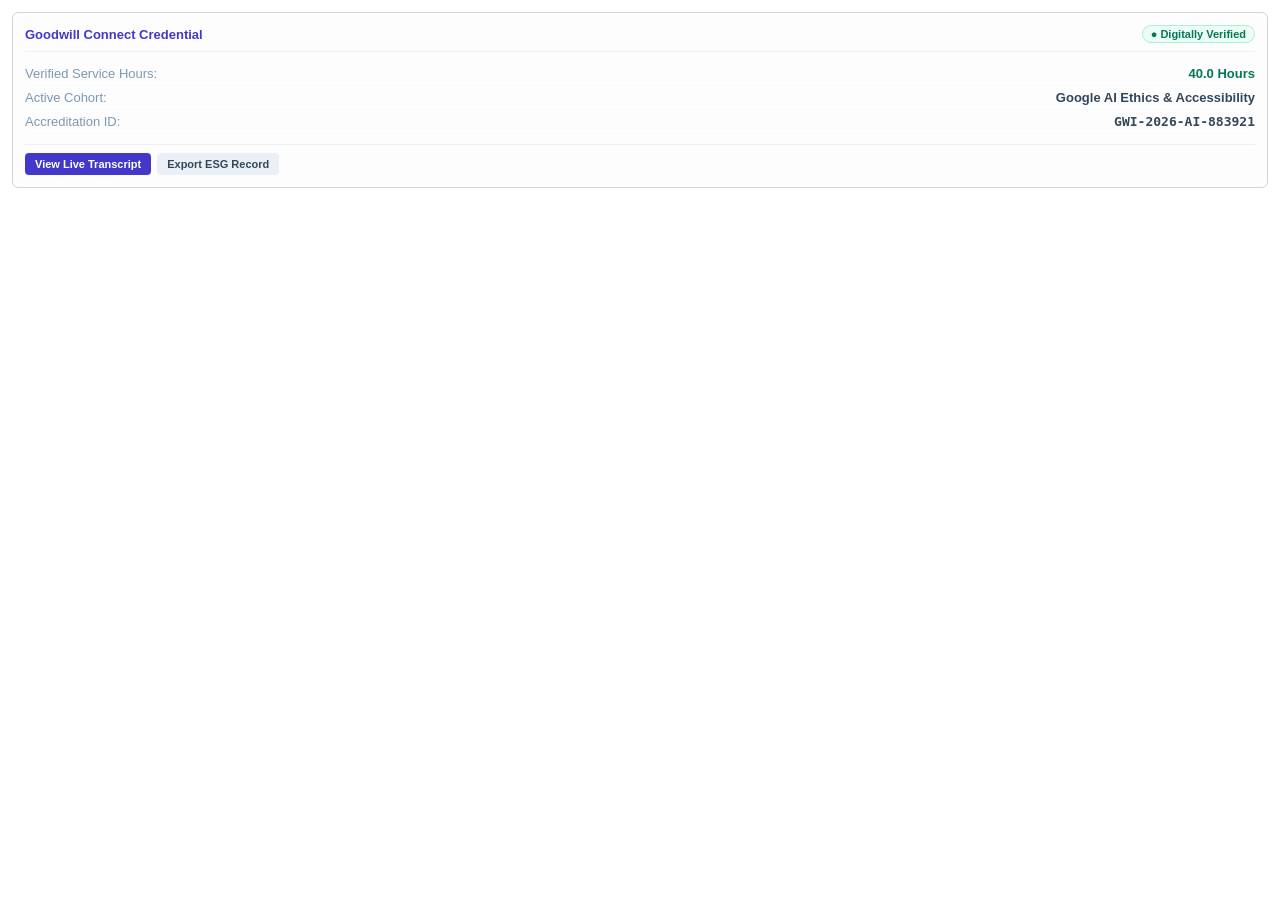
<file: hubspot-card.html>
<!DOCTYPE html>
<html lang="en">
<head>
  <meta charset="utf-8" />
  <title>Goodwill Connect - HubSpot CRM Card</title>
  <meta name="viewport" content="width=device-width, initial-scale=1.0" />
  <style>
    body {
      font-family: -apple-system, BlinkMacSystemFont, 'Segoe UI', Roboto, sans-serif;
      margin: 0;
      padding: 12px;
      background: #ffffff;
      color: #33475b;
      font-size: 13px;
    }
    .crm-card-wrap {
      border: 1px solid #cbd6e2;
      border-radius: 6px;
      padding: 12px;
      background: #fdfdfd;
    }
    .header-row {
      display: flex;
      align-items: center;
      justify-content: space-between;
      border-bottom: 1px solid #eaf0f6;
      padding-bottom: 8px;
      margin-bottom: 10px;
    }
    .badge {
      background: #ecfdf5;
      color: #047857;
      border: 1px solid #a7f3d0;
      padding: 2px 8px;
      border-radius: 12px;
      font-size: 11px;
      font-weight: 700;
    }
    .row {
      display: flex;
      justify-content: space-between;
      padding: 4px 0;
      border-bottom: 1px solid #f8fafc;
    }
    .label { color: #7c98b6; font-weight: 500; }
    .val { color: #33475b; font-weight: 700; }
    .btn-row {
      display: flex;
      gap: 6px;
      margin-top: 10px;
      padding-top: 8px;
      border-top: 1px solid #eaf0f6;
    }
    .btn {
      background: #4338ca;
      color: #ffffff;
      padding: 5px 10px;
      border-radius: 4px;
      font-size: 11px;
      font-weight: 600;
      text-decoration: none;
      display: inline-block;
    }
    .btn-secondary {
      background: #eaf0f6;
      color: #33475b;
    }
  </style>
</head>
<body>
  <div class="crm-card-wrap">
    <div class="header-row">
      <strong style="color: #4338ca;">Goodwill Connect Credential</strong>
      <span class="badge">● Digitally Verified</span>
    </div>
    <div class="row">
      <span class="label">Verified Service Hours:</span>
      <span class="val" style="color: #047857;">40.0 Hours</span>
    </div>
    <div class="row">
      <span class="label">Active Cohort:</span>
      <span class="val">Google AI Ethics & Accessibility</span>
    </div>
    <div class="row">
      <span class="label">Accreditation ID:</span>
      <span class="val" style="font-family: monospace;">GWI-2026-AI-883921</span>
    </div>
    <div class="btn-row">
      <a href="https://goodwillindustriesinternational.com.ai" target="_blank" class="btn">View Live Transcript</a>
      <a href="https://goodwillindustriesinternational.com.ai" target="_blank" class="btn btn-secondary">Export ESG Record</a>
    </div>
  </div>
</body>
</html>
</file>
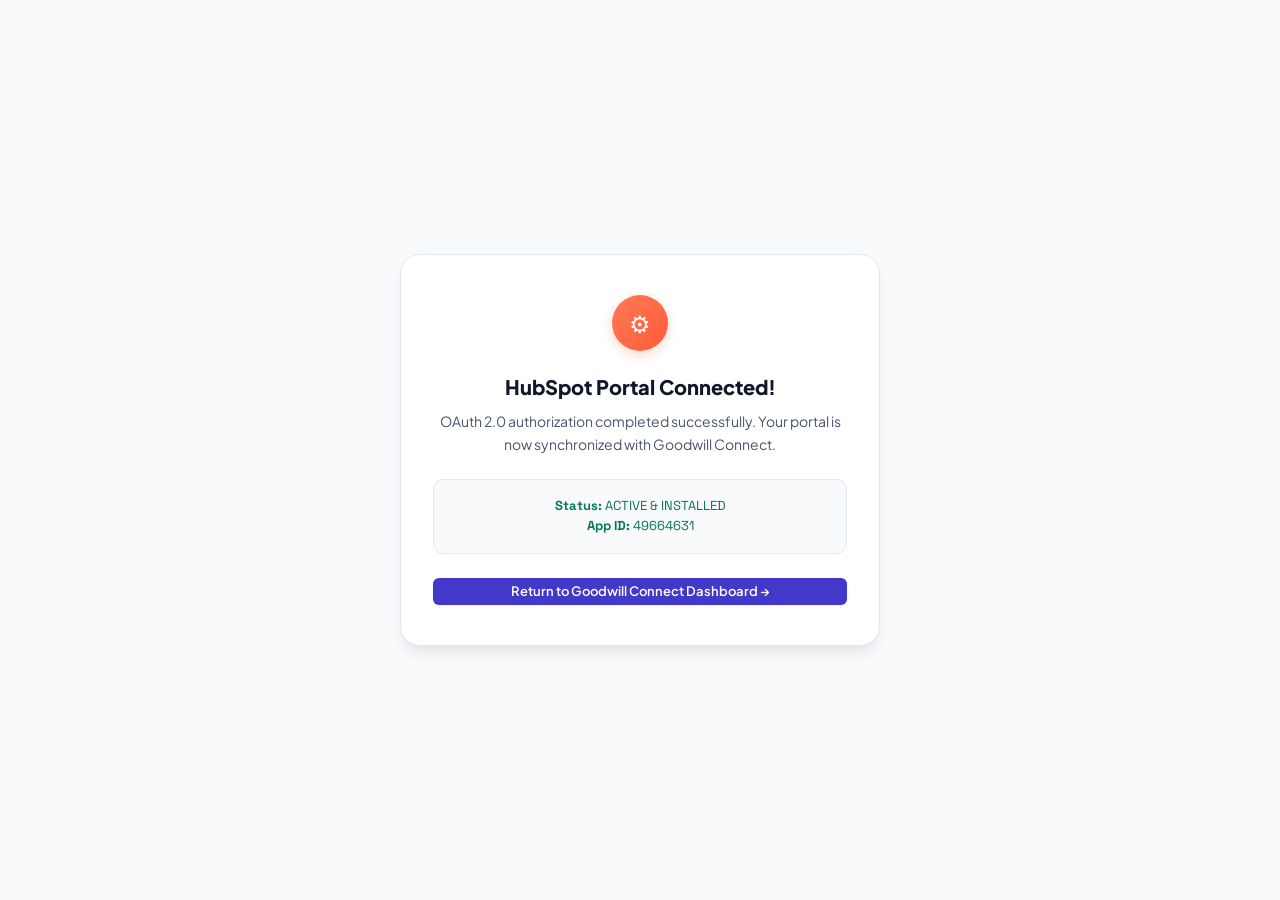
<file: oauth-callback.html>
<!DOCTYPE html>
<html lang="en">
<head>
  <meta charset="utf-8" />
  <meta name="viewport" content="width=device-width, initial-scale=1.0" />
  <title>HubSpot Authorization Callback | Goodwill Connect</title>
  <link rel="stylesheet" href="styles/design-system.css" />
  <link rel="stylesheet" href="styles/components.css" />
  <style>
    body {
      display: flex;
      align-items: center;
      justify-content: center;
      min-height: 100vh;
      background: var(--slate-50);
      padding: 1.5rem;
    }
    .auth-card {
      background: #ffffff;
      border: 1px solid var(--slate-200);
      border-radius: var(--radius-xl);
      padding: 2.5rem 2rem;
      max-width: 480px;
      width: 100%;
      text-align: center;
      box-shadow: var(--shadow-lg);
    }
    .sprocket-logo {
      width: 56px;
      height: 56px;
      background: linear-gradient(135deg, #ff7a59, #ff5c35);
      border-radius: 50%;
      display: flex;
      align-items: center;
      justify-content: center;
      color: #ffffff;
      font-size: 24px;
      margin: 0 auto 1.25rem;
      box-shadow: 0 4px 12px rgba(255, 122, 89, 0.3);
    }
    .auth-title {
      font-size: 1.25rem;
      font-weight: 800;
      color: var(--slate-900);
      margin-bottom: 0.5rem;
    }
    .auth-desc {
      font-size: 0.875rem;
      color: var(--slate-600);
      line-height: 1.6;
      margin-bottom: 1.5rem;
    }
    .token-box {
      background: var(--slate-50);
      border: 1px solid var(--slate-200);
      border-radius: var(--radius-md);
      padding: 1rem;
      font-family: var(--font-mono);
      font-size: 0.8125rem;
      color: var(--brand-emerald-700);
      margin-bottom: 1.5rem;
      word-break: break-all;
    }
    .spinner {
      border: 3px solid var(--slate-200);
      border-top: 3px solid var(--brand-purple-700);
      border-radius: 50%;
      width: 32px;
      height: 32px;
      animation: spin 0.8s linear infinite;
      margin: 1rem auto;
    }
    @keyframes spin {
      0% { transform: rotate(0deg); }
      100% { transform: rotate(360deg); }
    }
  </style>
</head>
<body>
  <div class="auth-card">
    <div class="sprocket-logo">⚙</div>
    <h2 class="auth-title" id="auth-status-title">HubSpot Portal Connected!</h2>
    <p class="auth-desc" id="auth-status-desc">
      OAuth 2.0 authorization completed successfully. Your portal is now synchronized with Goodwill Connect.
    </p>

    <div class="token-box" id="auth-token-box">
      <strong>Status:</strong> ACTIVE & INSTALLED<br />
      <strong>App ID:</strong> 49664631
    </div>

    <div id="auth-actions">
      <a href="index.html" class="btn btn-primary btn-sm" style="width: 100%;">
        Return to Goodwill Connect Dashboard →
      </a>
    </div>
  </div>
</body>
</html>
</file>
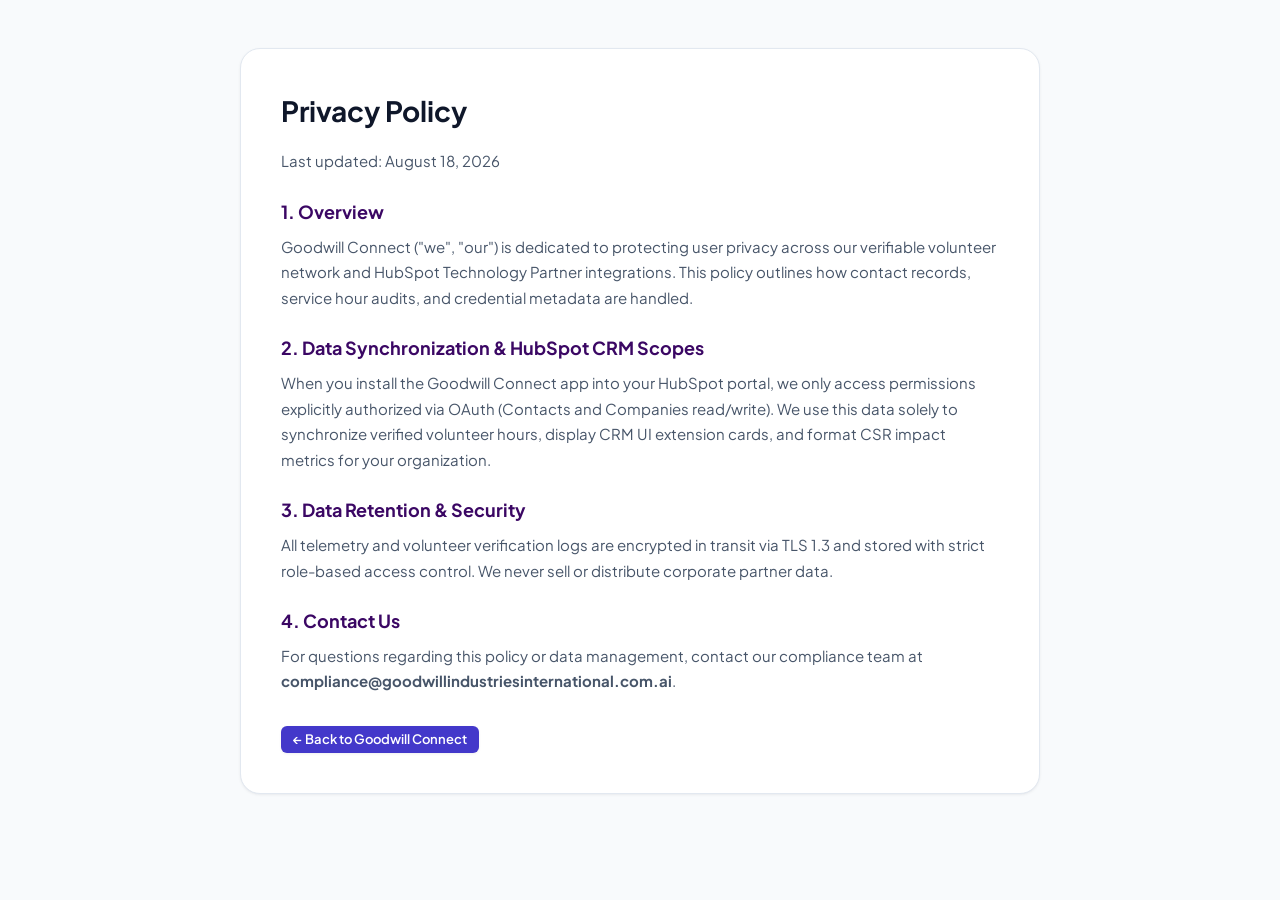
<file: privacy.html>
<!DOCTYPE html>
<html lang="en">
<head>
  <meta charset="utf-8" />
  <meta name="viewport" content="width=device-width, initial-scale=1.0" />
  <title>Privacy Policy | Goodwill Connect</title>
  <link rel="stylesheet" href="styles/design-system.css" />
  <link rel="stylesheet" href="styles/layout.css" />
  <link rel="stylesheet" href="styles/components.css" />
  <style>
    .legal-container {
      max-width: 800px;
      margin: 3rem auto;
      padding: 2.5rem;
      background: #ffffff;
      border: 1px solid var(--slate-200);
      border-radius: var(--radius-xl);
      box-shadow: var(--shadow-sm);
    }
    .legal-container h1 { font-size: 1.75rem; color: var(--slate-900); margin-bottom: 1rem; }
    .legal-container h2 { font-size: 1.125rem; color: var(--brand-purple-800); margin-top: 1.5rem; margin-bottom: 0.5rem; }
    .legal-container p { color: var(--slate-600); line-height: 1.7; margin-bottom: 1rem; font-size: 0.9375rem; }
  </style>
</head>
<body>
  <div class="legal-container">
    <h1>Privacy Policy</h1>
    <p>Last updated: August 18, 2026</p>

    <h2>1. Overview</h2>
    <p>Goodwill Connect ("we", "our") is dedicated to protecting user privacy across our verifiable volunteer network and HubSpot Technology Partner integrations. This policy outlines how contact records, service hour audits, and credential metadata are handled.</p>

    <h2>2. Data Synchronization & HubSpot CRM Scopes</h2>
    <p>When you install the Goodwill Connect app into your HubSpot portal, we only access permissions explicitly authorized via OAuth (Contacts and Companies read/write). We use this data solely to synchronize verified volunteer hours, display CRM UI extension cards, and format CSR impact metrics for your organization.</p>

    <h2>3. Data Retention & Security</h2>
    <p>All telemetry and volunteer verification logs are encrypted in transit via TLS 1.3 and stored with strict role-based access control. We never sell or distribute corporate partner data.</p>

    <h2>4. Contact Us</h2>
    <p>For questions regarding this policy or data management, contact our compliance team at <strong>compliance@goodwillindustriesinternational.com.ai</strong>.</p>
    
    <div style="margin-top: 2rem;">
      <a href="index.html" class="btn btn-primary btn-sm">← Back to Goodwill Connect</a>
    </div>
  </div>
</body>
</html>
</file>
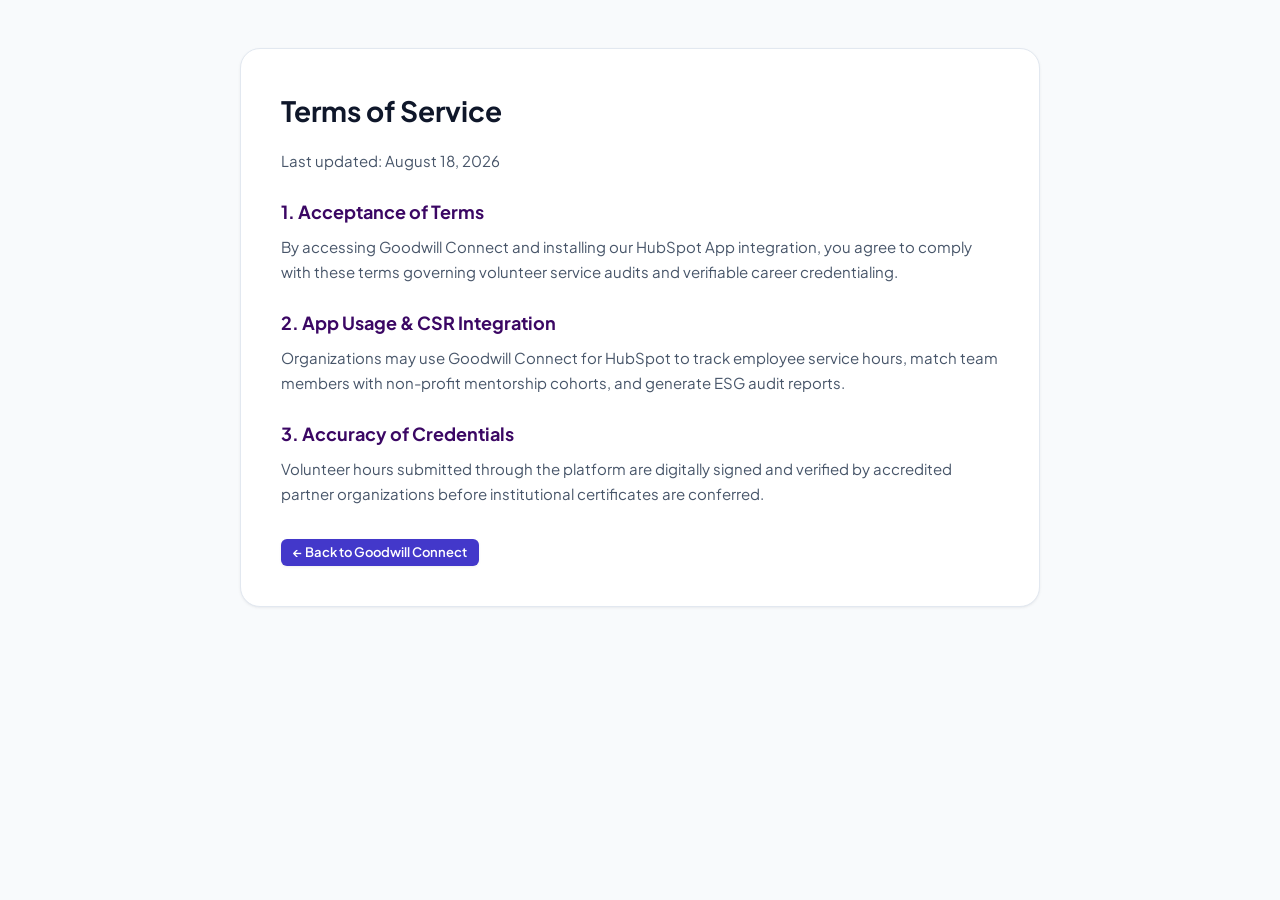
<file: terms.html>
<!DOCTYPE html>
<html lang="en">
<head>
  <meta charset="utf-8" />
  <meta name="viewport" content="width=device-width, initial-scale=1.0" />
  <title>Terms of Service | Goodwill Connect</title>
  <link rel="stylesheet" href="styles/design-system.css" />
  <link rel="stylesheet" href="styles/layout.css" />
  <link rel="stylesheet" href="styles/components.css" />
  <style>
    .legal-container {
      max-width: 800px;
      margin: 3rem auto;
      padding: 2.5rem;
      background: #ffffff;
      border: 1px solid var(--slate-200);
      border-radius: var(--radius-xl);
      box-shadow: var(--shadow-sm);
    }
    .legal-container h1 { font-size: 1.75rem; color: var(--slate-900); margin-bottom: 1rem; }
    .legal-container h2 { font-size: 1.125rem; color: var(--brand-purple-800); margin-top: 1.5rem; margin-bottom: 0.5rem; }
    .legal-container p { color: var(--slate-600); line-height: 1.7; margin-bottom: 1rem; font-size: 0.9375rem; }
  </style>
</head>
<body>
  <div class="legal-container">
    <h1>Terms of Service</h1>
    <p>Last updated: August 18, 2026</p>

    <h2>1. Acceptance of Terms</h2>
    <p>By accessing Goodwill Connect and installing our HubSpot App integration, you agree to comply with these terms governing volunteer service audits and verifiable career credentialing.</p>

    <h2>2. App Usage & CSR Integration</h2>
    <p>Organizations may use Goodwill Connect for HubSpot to track employee service hours, match team members with non-profit mentorship cohorts, and generate ESG audit reports.</p>

    <h2>3. Accuracy of Credentials</h2>
    <p>Volunteer hours submitted through the platform are digitally signed and verified by accredited partner organizations before institutional certificates are conferred.</p>

    <div style="margin-top: 2rem;">
      <a href="index.html" class="btn btn-primary btn-sm">← Back to Goodwill Connect</a>
    </div>
  </div>
</body>
</html>
</file>
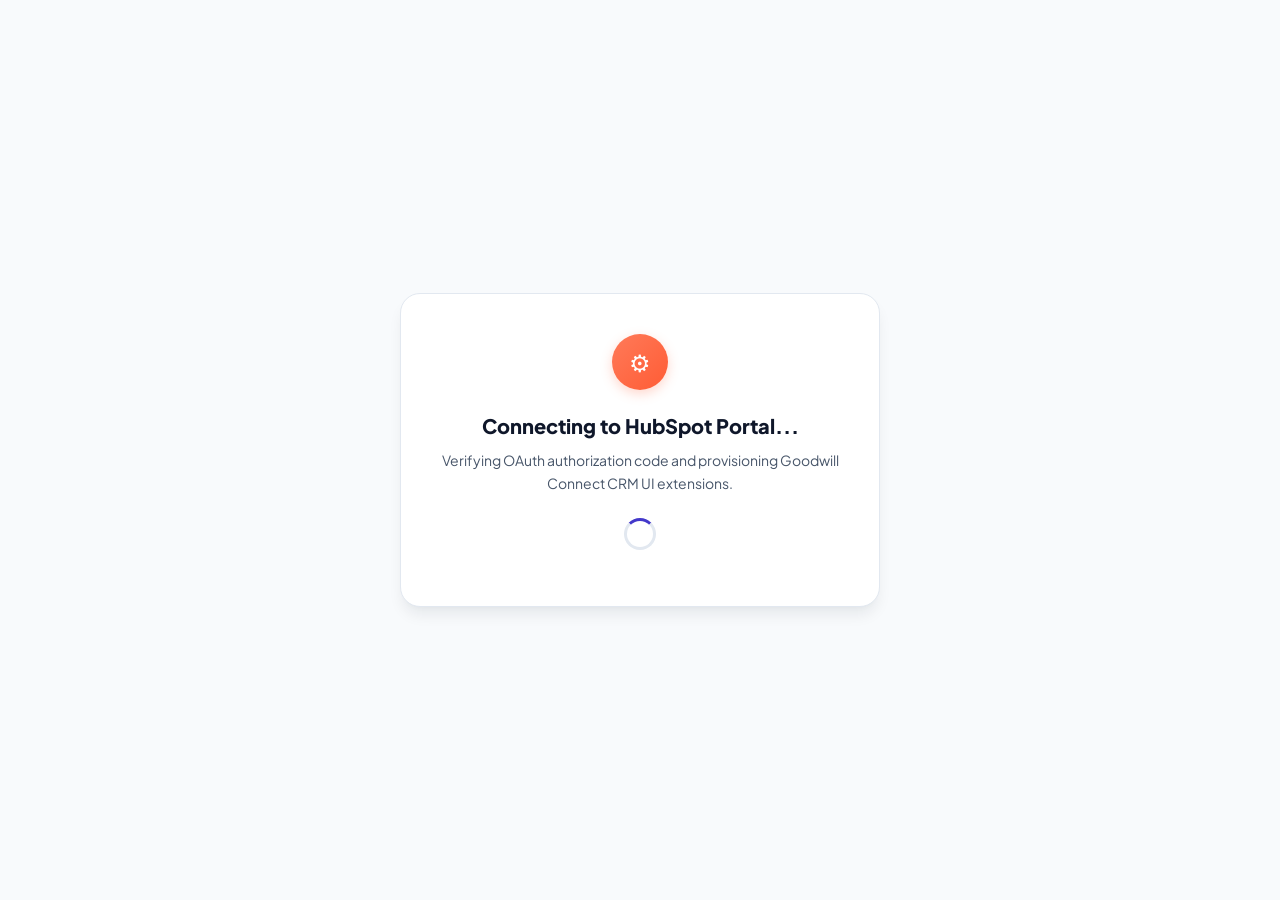
<file: auth/callback.html>
<!DOCTYPE html>
<html lang="en">
<head>
  <meta charset="utf-8" />
  <meta name="viewport" content="width=device-width, initial-scale=1.0" />
  <title>HubSpot Authorization Callback | Goodwill Connect</title>
  <link rel="stylesheet" href="../styles/design-system.css" />
  <link rel="stylesheet" href="../styles/components.css" />
  <style>
    body {
      display: flex;
      align-items: center;
      justify-content: center;
      min-height: 100vh;
      background: var(--slate-50);
      padding: 1.5rem;
    }
    .auth-card {
      background: #ffffff;
      border: 1px solid var(--slate-200);
      border-radius: var(--radius-xl);
      padding: 2.5rem 2rem;
      max-width: 480px;
      width: 100%;
      text-align: center;
      box-shadow: var(--shadow-lg);
    }
    .sprocket-logo {
      width: 56px;
      height: 56px;
      background: linear-gradient(135deg, #ff7a59, #ff5c35);
      border-radius: 50%;
      display: flex;
      align-items: center;
      justify-content: center;
      color: #ffffff;
      font-size: 24px;
      margin: 0 auto 1.25rem;
      box-shadow: 0 4px 12px rgba(255, 122, 89, 0.3);
    }
    .auth-title {
      font-size: 1.25rem;
      font-weight: 800;
      color: var(--slate-900);
      margin-bottom: 0.5rem;
    }
    .auth-desc {
      font-size: 0.875rem;
      color: var(--slate-600);
      line-height: 1.6;
      margin-bottom: 1.5rem;
    }
    .token-box {
      background: var(--slate-50);
      border: 1px solid var(--slate-200);
      border-radius: var(--radius-md);
      padding: 1rem;
      font-family: var(--font-mono);
      font-size: 0.8125rem;
      color: var(--brand-emerald-700);
      margin-bottom: 1.5rem;
      word-break: break-all;
    }
    .spinner {
      border: 3px solid var(--slate-200);
      border-top: 3px solid var(--brand-purple-700);
      border-radius: 50%;
      width: 32px;
      height: 32px;
      animation: spin 0.8s linear infinite;
      margin: 1rem auto;
    }
    @keyframes spin {
      0% { transform: rotate(0deg); }
      100% { transform: rotate(360deg); }
    }
  </style>
</head>
<body>
  <div class="auth-card">
    <div class="sprocket-logo">⚙</div>
    <h2 class="auth-title" id="auth-status-title">Connecting to HubSpot Portal...</h2>
    <p class="auth-desc" id="auth-status-desc">
      Verifying OAuth authorization code and provisioning Goodwill Connect CRM UI extensions.
    </p>

    <div class="spinner" id="auth-spinner"></div>
    <div class="token-box" id="auth-token-box" style="display: none;"></div>

    <div id="auth-actions" style="display: none;">
      <a href="../index.html" class="btn btn-primary btn-sm" style="width: 100%;">
        Return to Goodwill Connect Dashboard →
      </a>
    </div>
  </div>

  <script>
    window.addEventListener('DOMContentLoaded', () => {
      const urlParams = new URLSearchParams(window.location.search);
      const code = urlParams.get('code');
      const error = urlParams.get('error');

      const titleEl = document.getElementById('auth-status-title');
      const descEl = document.getElementById('auth-status-desc');
      const spinnerEl = document.getElementById('auth-spinner');
      const tokenBoxEl = document.getElementById('auth-token-box');
      const actionsEl = document.getElementById('auth-actions');

      if (error) {
        spinnerEl.style.display = 'none';
        titleEl.textContent = 'Authorization Cancelled';
        titleEl.style.color = '#e11d48';
        descEl.textContent = 'The HubSpot OAuth authorization was not completed. You can retry anytime.';
        actionsEl.style.display = 'block';
        return;
      }

      setTimeout(() => {
        spinnerEl.style.display = 'none';
        titleEl.textContent = 'HubSpot Portal Connected!';
        titleEl.style.color = '#047857';
        descEl.textContent = 'OAuth 2.0 authorization completed successfully. Your portal is now synchronized with Goodwill Connect volunteer records and CSR reporting.';
        
        tokenBoxEl.style.display = 'block';
        tokenBoxEl.innerHTML = `<strong>Status:</strong> AUTHORIZED<br /><strong>Auth Code:</strong> ${code ? code.substring(0, 16) + '...' : 'demo_auth_success_2026'}`;
        actionsEl.style.display = 'block';

        // Save connection in localStorage
        localStorage.setItem('goodwill_hubspot_connected', 'true');
        localStorage.setItem('goodwill_hubspot_connected_at', new Date().toISOString());
      }, 1200);
    });
  </script>
</body>
</html>
</file>
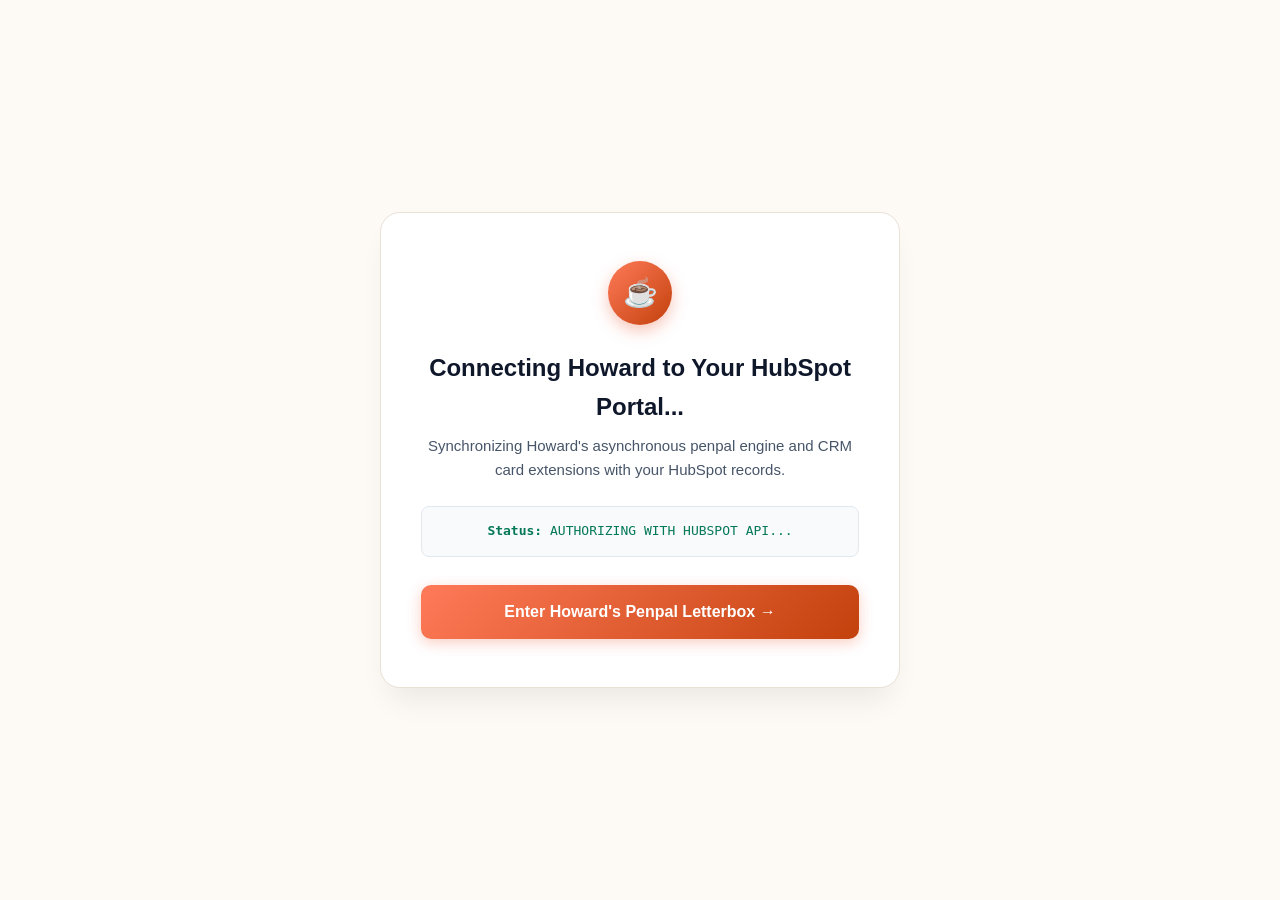
<file: howard-website/callback.html>
<!DOCTYPE html>
<html lang="en">
<head>
  <meta charset="utf-8" />
  <meta name="viewport" content="width=device-width, initial-scale=1.0" />
  <title>Howard Connected | HubSpot Authorization Callback</title>
  <link rel="stylesheet" href="styles/howard.css" />
  <style>
    body {
      display: flex;
      align-items: center;
      justify-content: center;
      min-height: 100vh;
      background: #fdfaf6;
      padding: 1.5rem;
    }
    .auth-card {
      background: #ffffff;
      border: 1px solid #e8e2d5;
      border-radius: 20px;
      padding: 3rem 2.5rem;
      max-width: 520px;
      width: 100%;
      text-align: center;
      box-shadow: 0 20px 30px -10px rgba(0,0,0,0.08);
    }
    .seal-avatar {
      width: 64px;
      height: 64px;
      background: linear-gradient(135deg, #ff7a59, #c2410c);
      border-radius: 50%;
      display: flex;
      align-items: center;
      justify-content: center;
      font-size: 28px;
      margin: 0 auto 1.5rem;
      box-shadow: 0 6px 16px rgba(235, 93, 56, 0.35);
    }
    .auth-card h2 {
      font-size: 1.5rem;
      font-weight: 800;
      color: #0f172a;
      margin-bottom: 0.5rem;
    }
    .auth-card p {
      font-size: 0.9375rem;
      color: #475569;
      line-height: 1.6;
      margin-bottom: 1.5rem;
    }
    .token-pill {
      background: #f8fafc;
      border: 1px solid #e2e8f0;
      border-radius: 8px;
      padding: 0.875rem;
      font-family: 'Courier Prime', monospace;
      font-size: 0.8125rem;
      color: #047857;
      margin-bottom: 1.75rem;
      word-break: break-all;
    }
    .btn-return {
      background: linear-gradient(135deg, #ff7a59, #c2410c);
      color: #ffffff;
      text-decoration: none;
      font-weight: 800;
      padding: 0.875rem 1.75rem;
      border-radius: 10px;
      display: inline-block;
      width: 100%;
      box-shadow: 0 4px 14px rgba(235, 93, 56, 0.3);
    }
  </style>
</head>
<body>
  <div class="auth-card">
    <div class="seal-avatar">☕</div>
    <h2 id="auth-title">Connecting Howard to Your HubSpot Portal...</h2>
    <p id="auth-desc">Synchronizing Howard's asynchronous penpal engine and CRM card extensions with your HubSpot records.</p>
    
    <div class="token-pill" id="token-status">
      <strong>Status:</strong> AUTHORIZING WITH HUBSPOT API...
    </div>

    <a href="index.html" class="btn-return" id="return-btn">
      Enter Howard's Penpal Letterbox →
    </a>
  </div>

  <script>
    window.addEventListener('DOMContentLoaded', () => {
      const urlParams = new URLSearchParams(window.location.search);
      const code = urlParams.get('code');
      const error = urlParams.get('error');

      const titleEl = document.getElementById('auth-title');
      const descEl = document.getElementById('auth-desc');
      const statusEl = document.getElementById('token-status');

      if (error) {
        titleEl.textContent = 'Authorization Cancelled';
        titleEl.style.color = '#e11d48';
        descEl.textContent = 'The HubSpot OAuth authorization was not completed. You can retry anytime.';
        statusEl.innerHTML = '<strong>Status:</strong> CANCELLED';
        statusEl.style.color = '#e11d48';
        return;
      }

      setTimeout(() => {
        titleEl.textContent = "Howard is Connected to Your HubSpot!";
        titleEl.style.color = "#047857";
        descEl.textContent = "Howard has been added as your AI coworker. You can now dispatch letters from your inbox and see silent CRM cards on Contacts and Deals.";
        statusEl.innerHTML = `<strong>Status:</strong> ACTIVE BESTIE INSTALLED<br /><strong>Auth Code:</strong> ${code ? code.substring(0, 16) + '...' : 'active_hubspot_token'}`;
        
        localStorage.setItem('howard_hubspot_installed', 'true');
        localStorage.setItem('howard_hubspot_installed_at', new Date().toISOString());
      }, 1000);
    });
  </script>
</body>
</html>
</file>
<file: styles/design-system.css>
/* ==========================================================================
   Goodwill Connect - Executive Design System & Tokens
   Corporate Purple, Forest Emerald, Slate & High-Density Hierarchy
   ========================================================================== */

@import url('https://fonts.googleapis.com/css2?family=Plus+Jakarta+Sans:wght@400;500;600;700;800&family=Space+Grotesk:wght@500;600;700&display=swap');

:root {
  /* Brand Corporate Colors */
  --brand-purple-950: #1e1035;
  --brand-purple-900: #2e1065;
  --brand-purple-800: #3b0764;
  --brand-purple-700: #4338ca; /* Primary Executive Indigo/Purple */
  --brand-purple-600: #4f46e5;
  --brand-purple-500: #6366f1;
  --brand-purple-100: #ede9fe;
  --brand-purple-50:  #f5f3ff;

  /* Authoritative Forest Emerald (Verified Badges & Certified Metrics) */
  --brand-emerald-900: #064e3b;
  --brand-emerald-800: #065f46;
  --brand-emerald-700: #047857; /* Primary Corporate Forest Emerald */
  --brand-emerald-600: #059669;
  --brand-emerald-500: #10b981;
  --brand-emerald-100: #d1fae5;
  --brand-emerald-50:  #ecfdf5;

  /* Neutral Slate Palette */
  --slate-900: #0f172a; /* Deep Headline Text */
  --slate-800: #1e293b;
  --slate-700: #334155; /* Primary Body Copy */
  --slate-600: #475569;
  --slate-500: #64748b; /* Secondary/Subtle Text */
  --slate-400: #94a3b8;
  --slate-300: #cbd5e1;
  --slate-200: #e2e8f0; /* Crisp 1px Precision Borders */
  --slate-100: #f1f5f9; /* Subtle Input & Pill Fills */
  --slate-50:  #f8fafc; /* Canvas Background */
  --surface-white: #ffffff; /* Crisp Surface Cards */

  /* Semantic System */
  --color-canvas: var(--slate-50);
  --color-card-bg: var(--surface-white);
  --color-border: var(--slate-200);
  --color-border-subtle: #edf2f7;
  --color-text-title: var(--slate-900);
  --color-text-body: var(--slate-700);
  --color-text-muted: var(--slate-500);

  /* Typography */
  --font-main: 'Plus Jakarta Sans', -apple-system, BlinkMacSystemFont, 'Segoe UI', Roboto, sans-serif;
  --font-mono: 'Space Grotesk', ui-monospace, monospace;

  /* Elevations & Shadows (Subtle, crisp enterprise style) */
  --shadow-xs: 0 1px 2px 0 rgba(15, 23, 42, 0.04);
  --shadow-sm: 0 1px 3px 0 rgba(15, 23, 42, 0.06), 0 1px 2px -1px rgba(15, 23, 42, 0.04);
  --shadow-md: 0 4px 6px -1px rgba(15, 23, 42, 0.07), 0 2px 4px -2px rgba(15, 23, 42, 0.04);
  --shadow-lg: 0 10px 15px -3px rgba(15, 23, 42, 0.08), 0 4px 6px -4px rgba(15, 23, 42, 0.03);
  --shadow-modal: 0 20px 25px -5px rgba(15, 23, 42, 0.15), 0 8px 10px -6px rgba(15, 23, 42, 0.1);

  /* Radii */
  --radius-sm: 6px;
  --radius-md: 10px;
  --radius-lg: 14px;
  --radius-xl: 20px;
  --radius-full: 9999px;

  /* Transitions */
  --transition-fast: 150ms cubic-bezier(0.4, 0, 0.2, 1);
  --transition-normal: 250ms cubic-bezier(0.4, 0, 0.2, 1);
}

*, *::before, *::after {
  box-sizing: border-box;
  margin: 0;
  padding: 0;
}

body {
  font-family: var(--font-main);
  background-color: var(--color-canvas);
  color: var(--color-text-body);
  line-height: 1.55;
  -webkit-font-smoothing: antialiased;
  -moz-osx-font-smoothing: grayscale;
  min-height: 100vh;
  display: flex;
  flex-direction: column;
}

a {
  color: var(--brand-purple-700);
  text-decoration: none;
  transition: color var(--transition-fast);
}

a:hover {
  color: var(--brand-purple-900);
}

button {
  font-family: inherit;
  cursor: pointer;
  border: none;
  background: none;
}

input, textarea, select {
  font-family: inherit;
  font-size: 0.9375rem;
}
</file>
<file: styles/layout.css>
/* ==========================================================================
   Goodwill Connect - Layout Architecture
   ========================================================================== */

/* Top Impact Status Ribbon */
.top-ribbon {
  background: var(--brand-purple-950);
  color: #ffffff;
  padding: 0.5rem 1.5rem;
  font-size: 0.8125rem;
  display: flex;
  justify-content: space-between;
  align-items: center;
  border-bottom: 1px solid rgba(255, 255, 255, 0.1);
}

.ribbon-left {
  display: flex;
  align-items: center;
  gap: 1.25rem;
}

.status-badge-live {
  display: inline-flex;
  align-items: center;
  gap: 0.375rem;
  background: rgba(4, 120, 87, 0.25);
  color: #a7f3d0;
  padding: 0.125rem 0.625rem;
  border-radius: var(--radius-full);
  font-weight: 600;
  font-size: 0.75rem;
  border: 1px solid rgba(16, 185, 129, 0.4);
}

.status-dot {
  width: 6px;
  height: 6px;
  background-color: #34d399;
  border-radius: 50%;
  animation: pulse-dot 2s infinite ease-in-out;
}

@keyframes pulse-dot {
  0%, 100% { opacity: 1; transform: scale(1); }
  50% { opacity: 0.4; transform: scale(0.85); }
}

.ribbon-metric {
  color: var(--slate-300);
}

.ribbon-metric strong {
  color: #ffffff;
  font-family: var(--font-mono);
}

.ribbon-right {
  display: flex;
  align-items: center;
  gap: 1.5rem;
}

.ribbon-link {
  color: var(--slate-300);
  font-size: 0.75rem;
  font-weight: 500;
  display: flex;
  align-items: center;
  gap: 0.25rem;
}

.ribbon-link:hover {
  color: #ffffff;
}

/* Primary Header */
.main-header {
  background-color: var(--surface-white);
  border-bottom: 1px solid var(--slate-200);
  position: sticky;
  top: 0;
  z-index: 50;
  box-shadow: var(--shadow-xs);
}

.header-inner {
  max-width: 1280px;
  margin: 0 auto;
  padding: 0.75rem 1.5rem;
  display: flex;
  align-items: center;
  justify-content: space-between;
  gap: 1.5rem;
}

.brand-wrapper {
  display: flex;
  align-items: center;
  gap: 0.875rem;
}

.brand-logo {
  display: flex;
  align-items: center;
  gap: 0.625rem;
  text-decoration: none;
}

.logo-symbol {
  width: 36px;
  height: 36px;
  background: linear-gradient(135deg, var(--brand-purple-800), var(--brand-purple-600));
  border-radius: var(--radius-md);
  display: flex;
  align-items: center;
  justify-content: center;
  color: #ffffff;
  font-weight: 800;
  font-size: 1.125rem;
  box-shadow: var(--shadow-sm);
  border: 1px solid rgba(255, 255, 255, 0.2);
}

.brand-titles {
  display: flex;
  flex-direction: column;
}

.brand-name {
  font-size: 1.125rem;
  font-weight: 800;
  color: var(--slate-900);
  letter-spacing: -0.02em;
  display: flex;
  align-items: center;
  gap: 0.375rem;
}

.brand-badge {
  font-size: 0.625rem;
  background: var(--brand-purple-100);
  color: var(--brand-purple-800);
  padding: 0.125rem 0.375rem;
  border-radius: var(--radius-sm);
  font-weight: 700;
  text-transform: uppercase;
  letter-spacing: 0.04em;
}

.brand-sub {
  font-size: 0.6875rem;
  color: var(--slate-500);
  font-weight: 600;
  letter-spacing: 0.01em;
}

/* Nav Links */
.header-nav {
  display: flex;
  align-items: center;
  gap: 0.5rem;
}

.nav-tab {
  padding: 0.5rem 0.875rem;
  color: var(--slate-600);
  font-size: 0.875rem;
  font-weight: 600;
  border-radius: var(--radius-sm);
  transition: all var(--transition-fast);
  display: flex;
  align-items: center;
  gap: 0.375rem;
}

.nav-tab:hover {
  color: var(--brand-purple-700);
  background-color: var(--slate-100);
}

.nav-tab.active {
  color: var(--brand-purple-700);
  background-color: var(--brand-purple-50);
}

/* Header Action Controls */
.header-actions {
  display: flex;
  align-items: center;
  gap: 0.75rem;
}

/* Mode Switcher Toggle */
.role-toggle-group {
  display: inline-flex;
  background-color: var(--slate-100);
  padding: 0.25rem;
  border-radius: var(--radius-md);
  border: 1px solid var(--slate-200);
}

.role-btn {
  padding: 0.375rem 0.75rem;
  font-size: 0.75rem;
  font-weight: 600;
  border-radius: var(--radius-sm);
  color: var(--slate-600);
  transition: all var(--transition-fast);
}

.role-btn.active {
  background-color: var(--surface-white);
  color: var(--brand-purple-800);
  box-shadow: var(--shadow-xs);
}

/* Hero Section */
.hero-banner {
  background: linear-gradient(180deg, #ffffff 0%, var(--slate-50) 100%);
  border-bottom: 1px solid var(--slate-200);
  padding: 2.75rem 1.5rem 2.25rem;
}

.hero-inner {
  max-width: 1280px;
  margin: 0 auto;
  display: grid;
  grid-template-columns: 1.4fr 1fr;
  gap: 3rem;
  align-items: center;
}

.hero-tagline-pill {
  display: inline-flex;
  align-items: center;
  gap: 0.5rem;
  background-color: var(--brand-purple-50);
  color: var(--brand-purple-800);
  border: 1px solid var(--brand-purple-100);
  padding: 0.3125rem 0.875rem;
  border-radius: var(--radius-full);
  font-size: 0.8125rem;
  font-weight: 700;
  margin-bottom: 1rem;
}

.hero-tagline-pill .dot {
  width: 7px;
  height: 7px;
  background-color: var(--brand-purple-600);
  border-radius: 50%;
}

.hero-title {
  font-size: 2.375rem;
  line-height: 1.15;
  font-weight: 800;
  color: var(--slate-900);
  letter-spacing: -0.03em;
  margin-bottom: 1rem;
}

.hero-title .highlight-purple {
  color: var(--brand-purple-700);
}

.hero-title .highlight-emerald {
  color: var(--brand-emerald-700);
}

.hero-desc {
  font-size: 1.0625rem;
  line-height: 1.6;
  color: var(--slate-600);
  margin-bottom: 1.75rem;
  max-width: 620px;
}

.hero-cta-row {
  display: flex;
  align-items: center;
  gap: 1rem;
  flex-wrap: wrap;
}

/* Quick Hero Stats Card */
.hero-stats-card {
  background-color: var(--surface-white);
  border: 1px solid var(--slate-200);
  border-radius: var(--radius-lg);
  padding: 1.5rem;
  box-shadow: var(--shadow-sm);
  display: flex;
  flex-direction: column;
  gap: 1.25rem;
}

.stats-card-header {
  display: flex;
  align-items: center;
  justify-content: space-between;
  border-bottom: 1px solid var(--slate-100);
  padding-bottom: 0.75rem;
}

.stats-card-title {
  font-size: 0.875rem;
  font-weight: 700;
  color: var(--slate-900);
  display: flex;
  align-items: center;
  gap: 0.5rem;
}

.stats-grid-compact {
  display: grid;
  grid-template-columns: repeat(2, 1fr);
  gap: 1rem;
}

.stat-box {
  background-color: var(--slate-50);
  border: 1px solid var(--slate-200);
  border-radius: var(--radius-md);
  padding: 0.875rem 1rem;
}

.stat-box-value {
  font-size: 1.375rem;
  font-weight: 800;
  color: var(--slate-900);
  font-family: var(--font-mono);
}

.stat-box-value.purple {
  color: var(--brand-purple-700);
}

.stat-box-value.emerald {
  color: var(--brand-emerald-700);
}

.stat-box-label {
  font-size: 0.75rem;
  color: var(--slate-500);
  font-weight: 600;
  margin-top: 0.125rem;
}

/* Main Container Layout */
.main-layout {
  max-width: 1280px;
  margin: 1.75rem auto 3.5rem;
  padding: 0 1.5rem;
  display: grid;
  grid-template-columns: 280px 1fr 340px;
  gap: 1.5rem;
  align-items: start;
}

/* Footer */
.main-footer {
  background-color: var(--slate-900);
  color: #ffffff;
  border-top: 1px solid var(--slate-800);
  margin-top: auto;
  padding: 3rem 1.5rem 2rem;
}

.footer-inner {
  max-width: 1280px;
  margin: 0 auto;
  display: grid;
  grid-template-columns: 1.5fr repeat(3, 1fr);
  gap: 2.5rem;
  margin-bottom: 2.5rem;
}

.footer-brand h4 {
  font-size: 1.125rem;
  font-weight: 800;
  color: #ffffff;
  margin-bottom: 0.5rem;
}

.footer-brand p {
  color: var(--slate-400);
  font-size: 0.875rem;
  line-height: 1.6;
  max-width: 320px;
}

.footer-col h5 {
  font-size: 0.8125rem;
  font-weight: 700;
  color: var(--slate-300);
  text-transform: uppercase;
  letter-spacing: 0.05em;
  margin-bottom: 1rem;
}

.footer-col ul {
  list-style: none;
  display: flex;
  flex-direction: column;
  gap: 0.625rem;
}

.footer-col a {
  color: var(--slate-400);
  font-size: 0.875rem;
}

.footer-col a:hover {
  color: #ffffff;
}

.footer-bottom {
  max-width: 1280px;
  margin: 0 auto;
  border-top: 1px solid rgba(255, 255, 255, 0.1);
  padding-top: 1.5rem;
  display: flex;
  justify-content: space-between;
  align-items: center;
  font-size: 0.8125rem;
  color: var(--slate-400);
}
</file>
<file: styles/components.css>
/* ==========================================================================
   Goodwill Connect - UI Components
   LinkedIn-Grade Professional Cards, Modals, Badges, Tabs & Certificates
   ========================================================================== */

/* --- Buttons --- */
.btn {
  display: inline-flex;
  align-items: center;
  justify-content: center;
  gap: 0.5rem;
  padding: 0.625rem 1.125rem;
  font-size: 0.875rem;
  font-weight: 600;
  border-radius: var(--radius-md);
  transition: all var(--transition-fast);
  text-decoration: none;
  line-height: 1;
}

.btn-primary {
  background-color: var(--brand-purple-700);
  color: #ffffff;
  box-shadow: var(--shadow-sm);
}

.btn-primary:hover {
  background-color: var(--brand-purple-800);
  color: #ffffff;
  box-shadow: var(--shadow-md);
  transform: translateY(-1px);
}

.btn-emerald {
  background-color: var(--brand-emerald-700);
  color: #ffffff;
  box-shadow: var(--shadow-sm);
}

.btn-emerald:hover {
  background-color: var(--brand-emerald-800);
  color: #ffffff;
  box-shadow: var(--shadow-md);
  transform: translateY(-1px);
}

.btn-hubspot {
  background-color: #ff7a59;
  color: #ffffff;
  box-shadow: var(--shadow-sm);
}

.btn-hubspot:hover {
  background-color: #ff5c35;
  color: #ffffff;
  box-shadow: var(--shadow-md);
  transform: translateY(-1px);
}

.btn-outline {
  background-color: var(--surface-white);
  border: 1px solid var(--slate-300);
  color: var(--slate-700);
}

.btn-outline:hover {
  background-color: var(--slate-100);
  border-color: var(--slate-400);
  color: var(--slate-900);
}

.btn-ghost {
  background: transparent;
  color: var(--slate-600);
}

.btn-ghost:hover {
  background-color: var(--slate-100);
  color: var(--brand-purple-700);
}

.btn-sm {
  padding: 0.4375rem 0.75rem;
  font-size: 0.8125rem;
  border-radius: var(--radius-sm);
}

.btn-lg {
  padding: 0.875rem 1.5rem;
  font-size: 1rem;
}

/* --- Search & Filter Header --- */
.feed-filter-panel {
  background-color: var(--surface-white);
  border: 1px solid var(--slate-200);
  border-radius: var(--radius-lg);
  padding: 1.25rem;
  margin-bottom: 1.25rem;
  box-shadow: var(--shadow-xs);
}

.search-input-wrapper {
  position: relative;
  margin-bottom: 1rem;
}

.search-input-wrapper svg {
  position: absolute;
  left: 1rem;
  top: 50%;
  transform: translateY(-50%);
  color: var(--slate-400);
  width: 18px;
  height: 18px;
}

.search-input {
  width: 100%;
  padding: 0.75rem 1rem 0.75rem 2.625rem;
  border: 1px solid var(--slate-200);
  background-color: var(--slate-50);
  border-radius: var(--radius-md);
  color: var(--slate-900);
  font-size: 0.9375rem;
  transition: all var(--transition-fast);
}

.search-input:focus {
  outline: none;
  border-color: var(--brand-purple-600);
  background-color: #ffffff;
  box-shadow: 0 0 0 3px var(--brand-purple-100);
}

.category-tabs-bar {
  display: flex;
  align-items: center;
  gap: 0.5rem;
  overflow-x: auto;
  padding-bottom: 0.25rem;
  scrollbar-width: none;
}

.category-tabs-bar::-webkit-scrollbar {
  display: none;
}

.filter-tab {
  padding: 0.5rem 0.875rem;
  font-size: 0.8125rem;
  font-weight: 600;
  border-radius: var(--radius-full);
  background-color: var(--slate-100);
  color: var(--slate-600);
  white-space: nowrap;
  transition: all var(--transition-fast);
  border: 1px solid transparent;
}

.filter-tab:hover {
  background-color: var(--slate-200);
  color: var(--slate-900);
}

.filter-tab.active {
  background-color: var(--brand-purple-50);
  color: var(--brand-purple-800);
  border-color: var(--brand-purple-100);
  font-weight: 700;
}

/* Secondary Filter Bar (Type toggles) */
.sub-filter-row {
  display: flex;
  align-items: center;
  justify-content: space-between;
  padding-top: 0.875rem;
  margin-top: 0.875rem;
  border-top: 1px solid var(--slate-100);
  font-size: 0.8125rem;
  color: var(--slate-600);
}

.filter-toggles {
  display: flex;
  align-items: center;
  gap: 1rem;
}

.filter-checkbox-label {
  display: inline-flex;
  align-items: center;
  gap: 0.375rem;
  cursor: pointer;
  user-select: none;
  font-weight: 500;
}

.filter-checkbox-label input[type="checkbox"] {
  accent-color: var(--brand-purple-700);
  cursor: pointer;
}

/* --- LinkedIn-Style Opportunity Card --- */
.opportunity-card {
  background-color: var(--surface-white);
  border: 1px solid var(--slate-200);
  border-radius: var(--radius-lg);
  padding: 1.5rem;
  margin-bottom: 1.25rem;
  box-shadow: var(--shadow-xs);
  transition: all var(--transition-normal);
  position: relative;
  display: flex;
  flex-direction: column;
}

.opportunity-card:hover {
  box-shadow: var(--shadow-md);
  border-color: var(--slate-300);
  transform: translateY(-2px);
}

.card-top-row {
  display: flex;
  align-items: flex-start;
  justify-content: space-between;
  gap: 1rem;
  margin-bottom: 1rem;
}

.org-identity-group {
  display: flex;
  align-items: center;
  gap: 0.875rem;
}

.org-avatar-badge {
  width: 44px;
  height: 44px;
  border-radius: var(--radius-md);
  background-color: var(--brand-purple-50);
  border: 1px solid var(--slate-200);
  display: flex;
  align-items: center;
  justify-content: center;
  font-weight: 700;
  font-size: 1rem;
  color: var(--brand-purple-800);
  flex-shrink: 0;
}

.org-info {
  display: flex;
  flex-direction: column;
}

.org-name-row {
  display: flex;
  align-items: center;
  gap: 0.375rem;
  font-size: 0.875rem;
  font-weight: 700;
  color: var(--slate-900);
}

.verified-emerald-badge {
  display: inline-flex;
  align-items: center;
  gap: 0.25rem;
  background-color: var(--brand-emerald-50);
  color: var(--brand-emerald-800);
  border: 1px solid var(--brand-emerald-100);
  padding: 0.125rem 0.375rem;
  border-radius: var(--radius-full);
  font-size: 0.6875rem;
  font-weight: 700;
}

.verified-emerald-badge svg {
  width: 12px;
  height: 12px;
  fill: var(--brand-emerald-700);
}

.org-meta-line {
  font-size: 0.75rem;
  color: var(--slate-500);
}

.card-hours-pill {
  display: inline-flex;
  align-items: center;
  gap: 0.375rem;
  background-color: var(--brand-purple-50);
  color: var(--brand-purple-800);
  border: 1px solid var(--brand-purple-100);
  padding: 0.375rem 0.75rem;
  border-radius: var(--radius-full);
  font-size: 0.8125rem;
  font-weight: 700;
  font-family: var(--font-mono);
  white-space: nowrap;
}

.card-title {
  font-size: 1.125rem;
  font-weight: 700;
  color: var(--slate-900);
  line-height: 1.35;
  margin-bottom: 0.625rem;
}

.card-description {
  font-size: 0.9375rem;
  color: var(--slate-600);
  line-height: 1.6;
  margin-bottom: 1.125rem;
}

.skills-pill-group {
  display: flex;
  flex-wrap: wrap;
  gap: 0.375rem;
  margin-bottom: 1.25rem;
}

.skill-tag {
  background-color: var(--slate-100);
  color: var(--slate-700);
  padding: 0.25rem 0.625rem;
  border-radius: var(--radius-sm);
  font-size: 0.75rem;
  font-weight: 600;
  border: 1px solid var(--slate-200);
}

.card-footer-row {
  display: flex;
  align-items: center;
  justify-content: space-between;
  padding-top: 1rem;
  border-top: 1px solid var(--slate-100);
  margin-top: auto;
}

.applicants-count {
  display: flex;
  align-items: center;
  gap: 0.375rem;
  font-size: 0.8125rem;
  color: var(--slate-500);
  font-weight: 500;
}

.applicants-avatars {
  display: flex;
  margin-right: 0.25rem;
}

.avatar-mini {
  width: 20px;
  height: 20px;
  border-radius: 50%;
  border: 2px solid #ffffff;
  background-color: var(--slate-300);
  margin-left: -6px;
}

.avatar-mini:first-child {
  margin-left: 0;
}

/* --- Left Sidebar: User Credential Profile --- */
.profile-card {
  background-color: var(--surface-white);
  border: 1px solid var(--slate-200);
  border-radius: var(--radius-lg);
  overflow: hidden;
  box-shadow: var(--shadow-xs);
  margin-bottom: 1.5rem;
}

.profile-card-cover {
  height: 64px;
  background: linear-gradient(135deg, var(--brand-purple-800), var(--brand-purple-600));
}

.profile-card-body {
  padding: 0 1.25rem 1.25rem;
  text-align: center;
  position: relative;
}

.profile-avatar-large {
  width: 64px;
  height: 64px;
  border-radius: 50%;
  border: 3px solid #ffffff;
  background-color: var(--brand-purple-100);
  color: var(--brand-purple-800);
  font-size: 1.5rem;
  font-weight: 800;
  display: flex;
  align-items: center;
  justify-content: center;
  margin: -32px auto 0.75rem;
  box-shadow: var(--shadow-sm);
}

.profile-name {
  font-size: 1rem;
  font-weight: 700;
  color: var(--slate-900);
}

.profile-role-badge {
  display: inline-block;
  font-size: 0.6875rem;
  font-weight: 700;
  color: var(--brand-emerald-800);
  background-color: var(--brand-emerald-50);
  border: 1px solid var(--brand-emerald-100);
  padding: 0.125rem 0.5rem;
  border-radius: var(--radius-full);
  margin: 0.25rem 0 0.875rem;
}

.profile-stats-divider {
  border-top: 1px solid var(--slate-100);
  padding-top: 0.875rem;
  margin-top: 0.5rem;
  text-align: left;
}

.profile-stat-item {
  display: flex;
  justify-content: space-between;
  align-items: center;
  font-size: 0.8125rem;
  margin-bottom: 0.5rem;
  color: var(--slate-600);
}

.profile-stat-item strong {
  color: var(--slate-900);
  font-family: var(--font-mono);
  font-size: 0.875rem;
}

.profile-stat-item strong.emerald {
  color: var(--brand-emerald-700);
}

.badges-earned-box {
  margin-top: 1rem;
  padding-top: 0.875rem;
  border-top: 1px solid var(--slate-100);
  text-align: left;
}

.badges-earned-title {
  font-size: 0.75rem;
  font-weight: 700;
  color: var(--slate-500);
  text-transform: uppercase;
  letter-spacing: 0.04em;
  margin-bottom: 0.5rem;
}

.badge-item {
  display: flex;
  align-items: center;
  gap: 0.5rem;
  padding: 0.375rem 0;
  font-size: 0.8125rem;
  font-weight: 600;
  color: var(--slate-800);
}

.badge-icon {
  width: 22px;
  height: 22px;
  border-radius: 50%;
  background-color: var(--brand-purple-100);
  color: var(--brand-purple-700);
  display: flex;
  align-items: center;
  justify-content: center;
  font-size: 0.6875rem;
  flex-shrink: 0;
}

.badge-icon.emerald {
  background-color: var(--brand-emerald-100);
  color: var(--brand-emerald-700);
}

/* Quick Action Card */
.sidebar-action-card {
  background-color: var(--surface-white);
  border: 1px solid var(--slate-200);
  border-radius: var(--radius-lg);
  padding: 1.25rem;
  box-shadow: var(--shadow-xs);
  margin-bottom: 1.5rem;
}

.sidebar-card-title {
  font-size: 0.875rem;
  font-weight: 700;
  color: var(--slate-900);
  margin-bottom: 0.75rem;
  display: flex;
  align-items: center;
  gap: 0.375rem;
}

/* --- Right Sidebar: Leaderboard & HubSpot Enterprise Box --- */
.widget-card {
  background-color: var(--surface-white);
  border: 1px solid var(--slate-200);
  border-radius: var(--radius-lg);
  padding: 1.25rem;
  box-shadow: var(--shadow-xs);
  margin-bottom: 1.5rem;
}

.widget-header {
  display: flex;
  align-items: center;
  justify-content: space-between;
  margin-bottom: 1rem;
  border-bottom: 1px solid var(--slate-100);
  padding-bottom: 0.75rem;
}

.widget-title {
  font-size: 0.875rem;
  font-weight: 700;
  color: var(--slate-900);
  display: flex;
  align-items: center;
  gap: 0.375rem;
}

.leaderboard-list {
  display: flex;
  flex-direction: column;
  gap: 0.75rem;
}

.leaderboard-item {
  display: flex;
  align-items: center;
  justify-content: space-between;
  padding: 0.5rem 0.625rem;
  border-radius: var(--radius-md);
  transition: background-color var(--transition-fast);
}

.leaderboard-item:hover {
  background-color: var(--slate-50);
}

.leaderboard-left {
  display: flex;
  align-items: center;
  gap: 0.625rem;
}

.rank-number {
  font-family: var(--font-mono);
  font-weight: 800;
  font-size: 0.8125rem;
  color: var(--slate-400);
  width: 18px;
}

.rank-number.top-1 { color: #d97706; }
.rank-number.top-2 { color: #64748b; }
.rank-number.top-3 { color: #b45309; }

.leaderboard-avatar {
  width: 32px;
  height: 32px;
  border-radius: 50%;
  background-color: var(--brand-purple-100);
  color: var(--brand-purple-800);
  display: flex;
  align-items: center;
  justify-content: center;
  font-weight: 700;
  font-size: 0.75rem;
}

.leaderboard-meta {
  display: flex;
  flex-direction: column;
}

.leaderboard-name {
  font-size: 0.8125rem;
  font-weight: 700;
  color: var(--slate-900);
}

.leaderboard-badge-tag {
  font-size: 0.6875rem;
  color: var(--slate-500);
}

.leaderboard-hours {
  font-family: var(--font-mono);
  font-weight: 700;
  font-size: 0.8125rem;
  color: var(--brand-emerald-700);
  background-color: var(--brand-emerald-50);
  padding: 0.125rem 0.5rem;
  border-radius: var(--radius-sm);
}

/* Corporate Partner Intake Banner (HubSpot connected) */
.hubspot-partner-card {
  background: linear-gradient(135deg, var(--brand-purple-950), var(--brand-purple-900));
  color: #ffffff;
  border-radius: var(--radius-lg);
  padding: 1.5rem;
  box-shadow: var(--shadow-sm);
  position: relative;
  overflow: hidden;
}

.hubspot-partner-card::after {
  content: '';
  position: absolute;
  top: -50px;
  right: -50px;
  width: 120px;
  height: 120px;
  background: radial-gradient(circle, rgba(16, 185, 129, 0.25) 0%, transparent 70%);
  pointer-events: none;
}

.partner-card-badge {
  display: inline-block;
  background: rgba(255, 255, 255, 0.15);
  color: #ffffff;
  font-size: 0.6875rem;
  font-weight: 700;
  padding: 0.125rem 0.5rem;
  border-radius: var(--radius-full);
  margin-bottom: 0.75rem;
  text-transform: uppercase;
  letter-spacing: 0.05em;
}

.hubspot-partner-card h4 {
  font-size: 1.0625rem;
  font-weight: 800;
  line-height: 1.3;
  margin-bottom: 0.5rem;
}

.hubspot-partner-card p {
  font-size: 0.8125rem;
  color: var(--slate-300);
  line-height: 1.5;
  margin-bottom: 1.25rem;
}

/* HubSpot Marketplace App Card Preview */
.hubspot-crm-mockup {
  background: #f5f8fa;
  border: 1px solid #cbd6e2;
  border-radius: var(--radius-lg);
  padding: 1.25rem;
  font-family: var(--font-main);
  box-shadow: var(--shadow-sm);
}

.hubspot-mock-header {
  display: flex;
  align-items: center;
  justify-content: space-between;
  border-bottom: 1px solid #dfe3eb;
  padding-bottom: 0.75rem;
  margin-bottom: 1rem;
}

.hubspot-logo-icon {
  display: inline-flex;
  align-items: center;
  gap: 0.375rem;
  font-weight: 800;
  font-size: 0.875rem;
  color: #33475b;
}

.hubspot-dot-sprocket {
  width: 16px;
  height: 16px;
  background-color: #ff7a59;
  border-radius: 50%;
  display: flex;
  align-items: center;
  justify-content: center;
  color: #ffffff;
  font-size: 10px;
  font-weight: bold;
}

.crm-card-preview-box {
  background: #ffffff;
  border: 1px solid #cbd6e2;
  border-radius: var(--radius-md);
  padding: 1rem;
  margin-bottom: 1rem;
}

.crm-prop-row {
  display: flex;
  justify-content: space-between;
  align-items: center;
  font-size: 0.8125rem;
  padding: 0.375rem 0;
  border-bottom: 1px solid #f5f8fa;
}

.crm-prop-label {
  color: #7c98b6;
  font-weight: 500;
}

.crm-prop-val {
  color: #33475b;
  font-weight: 700;
}

/* --- Modals & Dialogs --- */
.modal-backdrop {
  position: fixed;
  inset: 0;
  background-color: rgba(15, 23, 42, 0.65);
  backdrop-filter: blur(4px);
  z-index: 100;
  display: flex;
  align-items: center;
  justify-content: center;
  padding: 1.5rem;
  opacity: 0;
  visibility: hidden;
  transition: all var(--transition-normal);
}

.modal-backdrop.active {
  opacity: 1;
  visibility: visible;
}

.modal-container {
  background-color: var(--surface-white);
  border-radius: var(--radius-xl);
  max-width: 600px;
  width: 100%;
  max-height: 90vh;
  overflow-y: auto;
  box-shadow: var(--shadow-modal);
  transform: translateY(20px) scale(0.98);
  transition: all var(--transition-normal);
  border: 1px solid var(--slate-200);
}

.modal-backdrop.active .modal-container {
  transform: translateY(0) scale(1);
}

.modal-header {
  padding: 1.25rem 1.5rem;
  border-bottom: 1px solid var(--slate-200);
  display: flex;
  align-items: center;
  justify-content: space-between;
}

.modal-title {
  font-size: 1.125rem;
  font-weight: 800;
  color: var(--slate-900);
}

.modal-close-btn {
  color: var(--slate-400);
  padding: 0.375rem;
  border-radius: var(--radius-sm);
  transition: all var(--transition-fast);
}

.modal-close-btn:hover {
  color: var(--slate-800);
  background-color: var(--slate-100);
}

.modal-body {
  padding: 1.5rem;
}

.modal-footer {
  padding: 1rem 1.5rem;
  background-color: var(--slate-50);
  border-top: 1px solid var(--slate-200);
  display: flex;
  align-items: center;
  justify-content: flex-end;
  gap: 0.75rem;
  border-bottom-left-radius: var(--radius-xl);
  border-bottom-right-radius: var(--radius-xl);
}

/* Forms */
.form-group {
  margin-bottom: 1.25rem;
}

.form-label {
  display: block;
  font-size: 0.8125rem;
  font-weight: 700;
  color: var(--slate-800);
  margin-bottom: 0.375rem;
}

.form-control {
  width: 100%;
  padding: 0.625rem 0.875rem;
  border: 1px solid var(--slate-300);
  border-radius: var(--radius-md);
  font-size: 0.875rem;
  color: var(--slate-900);
  background-color: var(--surface-white);
  transition: all var(--transition-fast);
}

.form-control:focus {
  outline: none;
  border-color: var(--brand-purple-600);
  box-shadow: 0 0 0 3px var(--brand-purple-100);
}

.form-row-2 {
  display: grid;
  grid-template-columns: repeat(2, 1fr);
  gap: 1rem;
}

/* --- Official Verifiable Certificate Layout --- */
.certificate-preview-box {
  background: #ffffff;
  border: 4px double var(--brand-purple-800);
  padding: 2.5rem 2rem;
  border-radius: var(--radius-md);
  position: relative;
  text-align: center;
  box-shadow: var(--shadow-md);
}

.certificate-preview-box::before {
  content: '';
  position: absolute;
  inset: 6px;
  border: 1px solid var(--brand-purple-100);
  pointer-events: none;
}

.cert-emblem {
  width: 56px;
  height: 56px;
  margin: 0 auto 0.75rem;
  background: linear-gradient(135deg, var(--brand-purple-900), var(--brand-purple-700));
  border-radius: 50%;
  color: #ffffff;
  display: flex;
  align-items: center;
  justify-content: center;
  font-size: 1.25rem;
  font-weight: 800;
  box-shadow: 0 0 0 4px var(--brand-emerald-50), 0 0 0 6px var(--brand-emerald-500);
}

.cert-header-title {
  font-size: 0.8125rem;
  font-weight: 800;
  text-transform: uppercase;
  letter-spacing: 0.15em;
  color: var(--brand-purple-900);
  margin-bottom: 0.25rem;
}

.cert-main-title {
  font-size: 1.5rem;
  font-weight: 800;
  color: var(--slate-900);
  margin-bottom: 1.25rem;
  letter-spacing: -0.02em;
}

.cert-recipient-label {
  font-size: 0.8125rem;
  color: var(--slate-500);
  text-transform: uppercase;
  letter-spacing: 0.05em;
}

.cert-recipient-name {
  font-size: 1.375rem;
  font-weight: 800;
  color: var(--brand-purple-800);
  margin: 0.25rem 0 1rem;
  border-bottom: 2px solid var(--brand-purple-100);
  display: inline-block;
  padding: 0 1.5rem 0.25rem;
}

.cert-body-text {
  font-size: 0.875rem;
  color: var(--slate-600);
  max-width: 460px;
  margin: 0 auto 1.5rem;
  line-height: 1.6;
}

.cert-meta-grid {
  display: grid;
  grid-template-columns: repeat(3, 1fr);
  gap: 1rem;
  padding-top: 1.25rem;
  border-top: 1px solid var(--slate-200);
  text-align: left;
}

.cert-meta-item small {
  display: block;
  font-size: 0.6875rem;
  text-transform: uppercase;
  color: var(--slate-400);
  font-weight: 700;
}

.cert-meta-item span {
  font-size: 0.8125rem;
  font-weight: 700;
  color: var(--slate-900);
  font-family: var(--font-mono);
}

.cert-meta-item span.verified {
  color: var(--brand-emerald-700);
}

/* Toast Notifications */
.toast-container {
  position: fixed;
  bottom: 1.5rem;
  right: 1.5rem;
  z-index: 200;
  display: flex;
  flex-direction: column;
  gap: 0.5rem;
}

.toast {
  background-color: var(--slate-900);
  color: #ffffff;
  padding: 0.875rem 1.25rem;
  border-radius: var(--radius-md);
  box-shadow: var(--shadow-lg);
  font-size: 0.875rem;
  font-weight: 600;
  display: flex;
  align-items: center;
  gap: 0.625rem;
  animation: slide-in-toast 0.3s cubic-bezier(0.16, 1, 0.3, 1);
  border-left: 4px solid var(--brand-purple-500);
}

.toast.toast-emerald {
  border-left-color: var(--brand-emerald-500);
}

.toast.toast-hubspot {
  border-left-color: #ff7a59;
}

@keyframes slide-in-toast {
  from { transform: translateX(100%); opacity: 0; }
  to { transform: translateX(0); opacity: 1; }
}
</file>
<file: styles/responsive.css>
/* ==========================================================================
   Goodwill Connect - Responsive Layout Adaptations
   ========================================================================== */

@media (max-width: 1024px) {
  .main-layout {
    grid-template-columns: 260px 1fr;
  }
  
  .right-sidebar {
    grid-column: 1 / -1;
    display: grid;
    grid-template-columns: repeat(2, 1fr);
    gap: 1.5rem;
  }

  .hero-inner {
    grid-template-columns: 1fr;
    gap: 2rem;
  }

  .footer-inner {
    grid-template-columns: 1fr repeat(2, 1fr);
  }
}

@media (max-width: 768px) {
  .top-ribbon {
    flex-direction: column;
    align-items: flex-start;
    gap: 0.375rem;
    padding: 0.5rem 1rem;
  }

  .header-inner {
    flex-direction: column;
    align-items: flex-start;
    gap: 1rem;
    padding: 0.75rem 1rem;
  }

  .header-actions {
    width: 100%;
    justify-content: space-between;
  }

  .main-layout {
    grid-template-columns: 1fr;
    padding: 0 1rem;
    margin: 1rem auto 2.5rem;
  }

  .right-sidebar {
    grid-template-columns: 1fr;
  }

  .hero-banner {
    padding: 2rem 1rem 1.5rem;
  }

  .hero-title {
    font-size: 1.875rem;
  }

  .hero-desc {
    font-size: 0.9375rem;
  }

  .stats-grid-compact {
    grid-template-columns: 1fr;
  }

  .card-top-row {
    flex-direction: column;
    align-items: flex-start;
    gap: 0.75rem;
  }

  .card-footer-row {
    flex-direction: column;
    align-items: flex-start;
    gap: 0.875rem;
  }

  .card-footer-row .btn {
    width: 100%;
  }

  .form-row-2 {
    grid-template-columns: 1fr;
  }

  .cert-meta-grid {
    grid-template-columns: 1fr;
    gap: 0.75rem;
  }

  .footer-inner {
    grid-template-columns: 1fr;
    gap: 2rem;
  }

  .footer-bottom {
    flex-direction: column;
    align-items: flex-start;
    gap: 0.75rem;
  }
}
</file>
<file: agent-mail/styles/agent-mail.css>
/* ==========================================================================
   Howard (Agent Mail & Work Bestie) - Design System & Stationery Styles
   ========================================================================== */

:root {
  --parchment-base: #fcf9f2;
  --parchment-sheet: #ffffff;
  --parchment-border: #e6dfd1;
  --ink-primary: #1e293b;
  --ink-secondary: #475569;
  --ink-faded: #94a3b8;
  
  --brand-sprocket: #ff7a59;
  --brand-sprocket-dark: #eb5d38;
  --brand-emerald: #047857;
  --brand-emerald-light: #ecfdf5;
  --brand-terracotta: #c2410c;
  --brand-indigo: #4338ca;
  --brand-indigo-light: #e0e7ff;
  --brand-brass: #b45309;

  --font-sans: 'Plus Jakarta Sans', -apple-system, BlinkMacSystemFont, sans-serif;
  --font-serif: 'Playfair Display', Georgia, serif;
  --font-typewriter: 'Courier Prime', Courier, monospace;

  --shadow-sheet: 0 10px 25px -5px rgba(0, 0, 0, 0.05), 0 8px 10px -6px rgba(0, 0, 0, 0.05);
  --shadow-seal: 0 4px 14px rgba(235, 93, 56, 0.35);
  --radius-sm: 6px;
  --radius-md: 10px;
  --radius-lg: 16px;
}

* {
  box-sizing: border-box;
  margin: 0;
  padding: 0;
}

body {
  background-color: var(--parchment-base);
  color: var(--ink-primary);
  font-family: var(--font-sans);
  min-height: 100vh;
  display: flex;
  flex-direction: column;
}

/* ==========================================================================
   Top Header
   ========================================================================== */
.top-nav {
  background: #ffffff;
  border-bottom: 1px solid var(--parchment-border);
  padding: 0.875rem 2rem;
  display: flex;
  align-items: center;
  justify-content: space-between;
  box-shadow: 0 1px 3px rgba(0,0,0,0.02);
}

.nav-brand {
  display: flex;
  align-items: center;
  gap: 0.875rem;
}

.wax-seal-icon {
  width: 42px;
  height: 42px;
  background: linear-gradient(135deg, var(--brand-sprocket), var(--brand-terracotta));
  color: #ffffff;
  border-radius: 50%;
  display: flex;
  align-items: center;
  justify-content: center;
  font-size: 1.25rem;
  box-shadow: var(--shadow-seal);
}

.brand-text h1 {
  font-size: 1.2rem;
  font-weight: 800;
  color: var(--ink-primary);
  display: flex;
  align-items: center;
  gap: 0.5rem;
}

.badge-penpal {
  background: var(--brand-indigo-light);
  color: var(--brand-indigo);
  font-size: 0.7rem;
  padding: 0.2rem 0.5rem;
  border-radius: 999px;
  font-weight: 700;
  text-transform: uppercase;
}

.tagline {
  font-size: 0.78rem;
  color: var(--ink-secondary);
}

.nav-right {
  display: flex;
  align-items: center;
  gap: 1.25rem;
}

.hubspot-badge {
  display: flex;
  align-items: center;
  gap: 0.5rem;
  font-size: 0.8125rem;
  background: var(--brand-emerald-light);
  color: var(--brand-emerald);
  padding: 0.35rem 0.75rem;
  border-radius: 999px;
  font-weight: 600;
  border: 1px solid rgba(4, 120, 87, 0.2);
}

.pulse-dot {
  width: 8px;
  height: 8px;
  background: var(--brand-emerald);
  border-radius: 50%;
  box-shadow: 0 0 0 rgba(4, 120, 87, 0.4);
  animation: pulse 2s infinite;
}

@keyframes pulse {
  0% { box-shadow: 0 0 0 0 rgba(4, 120, 87, 0.5); }
  70% { box-shadow: 0 0 0 8px rgba(4, 120, 87, 0); }
  100% { box-shadow: 0 0 0 0 rgba(4, 120, 87, 0); }
}

.nav-link {
  font-size: 0.875rem;
  color: var(--ink-secondary);
  text-decoration: none;
  font-weight: 600;
  transition: color 0.15s;
}

.nav-link:hover {
  color: var(--brand-sprocket);
}

/* ==========================================================================
   3-Column Main Grid
   ========================================================================== */
.mail-grid {
  display: grid;
  grid-template-columns: 320px 1fr 340px;
  flex: 1;
  height: calc(100vh - 65px);
  overflow: hidden;
}

/* 1. Left Sidebar: Mailbox Archives */
.sidebar-mailbox {
  background: #fbf9f4;
  border-right: 1px solid var(--parchment-border);
  display: flex;
  flex-direction: column;
  height: 100%;
}

.mailbox-header {
  padding: 1.25rem 1.25rem 0.75rem;
  display: flex;
  align-items: center;
  justify-content: space-between;
}

.mailbox-header h2 {
  font-size: 0.95rem;
  font-weight: 700;
  color: var(--ink-primary);
}

.btn-new-letter {
  background: var(--brand-sprocket);
  color: #ffffff;
  border: none;
  padding: 0.4rem 0.75rem;
  border-radius: var(--radius-sm);
  font-size: 0.75rem;
  font-weight: 700;
  cursor: pointer;
  box-shadow: 0 2px 6px rgba(255, 122, 89, 0.3);
  transition: background 0.15s;
}

.btn-new-letter:hover {
  background: var(--brand-sprocket-dark);
}

.contact-card-howard {
  margin: 0.75rem 1.25rem 1rem;
  background: #ffffff;
  border: 1px solid var(--parchment-border);
  border-radius: var(--radius-md);
  padding: 0.875rem;
  display: flex;
  align-items: center;
  gap: 0.75rem;
}

.avatar-ring {
  width: 40px;
  height: 40px;
  background: #fef3c7;
  border: 2px solid #f59e0b;
  border-radius: 50%;
  display: flex;
  align-items: center;
  justify-content: center;
  font-size: 1.25rem;
}

.howard-meta {
  display: flex;
  flex-direction: column;
}

.howard-meta strong {
  font-size: 0.875rem;
  color: var(--ink-primary);
}

.email-address {
  font-family: var(--font-typewriter);
  font-size: 0.72rem;
  color: var(--brand-sprocket);
}

.status-tempo {
  font-size: 0.7rem;
  color: var(--brand-emerald);
  font-weight: 600;
}

.thread-list {
  flex: 1;
  overflow-y: auto;
  padding: 0 0.75rem;
}

.thread-item {
  padding: 0.875rem 0.75rem;
  border-radius: var(--radius-md);
  margin-bottom: 0.35rem;
  cursor: pointer;
  transition: background 0.15s, transform 0.1s;
  border: 1px solid transparent;
}

.thread-item:hover {
  background: #ffffff;
  border-color: var(--parchment-border);
}

.thread-item.active {
  background: #ffffff;
  border-color: var(--brand-sprocket);
  box-shadow: 0 2px 6px rgba(0,0,0,0.03);
}

.thread-top {
  display: flex;
  justify-content: space-between;
  font-size: 0.75rem;
  color: var(--ink-faded);
  margin-bottom: 0.25rem;
}

.thread-title {
  font-size: 0.85rem;
  font-weight: 700;
  color: var(--ink-primary);
  margin-bottom: 0.25rem;
  white-space: nowrap;
  overflow: hidden;
  text-overflow: ellipsis;
}

.thread-snippet {
  font-size: 0.77rem;
  color: var(--ink-secondary);
  line-height: 1.4;
  display: -webkit-box;
  -webkit-line-clamp: 2;
  -webkit-box-orient: vertical;
  overflow: hidden;
}

.mailbox-footer {
  padding: 1rem 1.25rem;
  border-top: 1px solid var(--parchment-border);
  font-size: 0.75rem;
  color: var(--ink-secondary);
  line-height: 1.4;
  background: #faf7f0;
}

/* ==========================================================================
   2. Center Column: Stationery Desk
   ========================================================================== */
.stationery-desk {
  background: var(--parchment-base);
  padding: 1.75rem;
  overflow-y: auto;
  display: flex;
  justify-content: center;
}

.letter-sheet {
  background: var(--parchment-sheet);
  border: 1px solid var(--parchment-border);
  border-radius: var(--radius-lg);
  box-shadow: var(--shadow-sheet);
  max-width: 820px;
  width: 100%;
  padding: 3rem 3.5rem;
  position: relative;
  min-height: 800px;
  display: flex;
  flex-direction: column;
}

/* Vintage Postage Stamp & Airmail Postmark */
.postage-stamp {
  position: absolute;
  top: 2rem;
  right: 2.5rem;
  display: flex;
  flex-direction: column;
  align-items: center;
}

.stamp-inner {
  width: 58px;
  height: 68px;
  background: #fef2f2;
  border: 2px dashed #dc2626;
  border-radius: 4px;
  display: flex;
  flex-direction: column;
  align-items: center;
  justify-content: center;
  padding: 4px;
  box-shadow: 0 2px 6px rgba(0,0,0,0.08);
}

.stamp-hubspot {
  font-size: 0.55rem;
  font-weight: 800;
  color: #991b1b;
  letter-spacing: 0.5px;
}

.stamp-icon {
  font-size: 1.2rem;
  margin: 2px 0;
}

.stamp-val {
  font-size: 0.6rem;
  font-weight: 700;
  color: #991b1b;
}

.postmark {
  font-family: var(--font-typewriter);
  font-size: 0.55rem;
  color: #64748b;
  transform: rotate(-8deg);
  margin-top: 4px;
  letter-spacing: 0.5px;
}

/* Letter Headers */
.letter-header {
  margin-top: 0.5rem;
  margin-bottom: 1.25rem;
  font-family: var(--font-typewriter);
  font-size: 0.875rem;
}

.recipient-line, .subject-line, .date-line {
  margin-bottom: 0.4rem;
  display: flex;
  gap: 0.5rem;
}

.field-label {
  color: var(--ink-faded);
  font-weight: 700;
  width: 70px;
}

.field-value {
  color: var(--ink-primary);
  font-weight: 600;
}

.stationery-rule {
  border: none;
  border-top: 1px solid var(--parchment-border);
  margin: 1.25rem 0 1.75rem;
}

/* Letter Body Prose */
.letter-body {
  font-family: var(--font-sans);
  font-size: 0.975rem;
  line-height: 1.8;
  color: var(--ink-primary);
  flex: 1;
}

.letter-body p {
  margin-bottom: 1.25rem;
}

.letter-body blockquote {
  background: #faf8f5;
  border-left: 3px solid var(--brand-sprocket);
  padding: 0.875rem 1.25rem;
  margin: 1.25rem 0;
  border-radius: 0 var(--radius-sm) var(--radius-sm) 0;
  font-family: var(--font-typewriter);
  font-size: 0.875rem;
  color: var(--ink-secondary);
}

.letter-body strong {
  color: var(--ink-primary);
}

.letter-signoff {
  margin-top: 2rem;
  font-family: var(--font-serif);
  font-size: 1.15rem;
  font-style: italic;
  color: var(--ink-primary);
}

/* Agent Thinking / Typewriter indicator */
.agent-thinking {
  display: flex;
  align-items: center;
  gap: 0.75rem;
  background: #fdfaf6;
  border: 1px solid #fed7aa;
  padding: 0.75rem 1.25rem;
  border-radius: var(--radius-md);
  margin: 1.5rem 0;
  font-family: var(--font-typewriter);
  font-size: 0.825rem;
  color: var(--brand-brass);
}

.coffee-loader {
  width: 18px;
  height: 18px;
  border: 2px solid #fdba74;
  border-top: 2px solid var(--brand-terracotta);
  border-radius: 50%;
  animation: spin 0.8s linear infinite;
}

@keyframes spin {
  0% { transform: rotate(0deg); }
  100% { transform: rotate(360deg); }
}

/* Inline Composer */
.composer-container {
  margin-top: 2rem;
}

.composer-container h3 {
  font-size: 0.95rem;
  font-weight: 700;
  margin-bottom: 0.75rem;
  color: var(--ink-primary);
}

.starter-chips {
  display: flex;
  gap: 0.5rem;
  flex-wrap: wrap;
  margin-bottom: 0.875rem;
}

.chip {
  background: #f1f5f9;
  border: 1px solid #e2e8f0;
  padding: 0.35rem 0.75rem;
  border-radius: 999px;
  font-size: 0.75rem;
  color: var(--ink-secondary);
  font-weight: 600;
  cursor: pointer;
  transition: all 0.15s;
}

.chip:hover {
  background: var(--brand-indigo-light);
  color: var(--brand-indigo);
  border-color: var(--brand-indigo);
}

#composer-text {
  width: 100%;
  height: 120px;
  padding: 1rem;
  border: 1px solid var(--parchment-border);
  border-radius: var(--radius-md);
  background: #faf8f5;
  font-family: var(--font-sans);
  font-size: 0.9rem;
  line-height: 1.6;
  resize: vertical;
  color: var(--ink-primary);
}

#composer-text:focus {
  outline: none;
  border-color: var(--brand-sprocket);
  background: #ffffff;
  box-shadow: 0 0 0 3px rgba(255, 122, 89, 0.15);
}

.composer-actions {
  display: flex;
  align-items: center;
  justify-content: space-between;
  margin-top: 0.875rem;
}

.tempo-note {
  font-size: 0.75rem;
  color: var(--ink-secondary);
  font-style: italic;
}

.btn-seal-dispatch {
  background: linear-gradient(135deg, var(--brand-sprocket), var(--brand-terracotta));
  color: #ffffff;
  border: none;
  padding: 0.75rem 1.5rem;
  border-radius: var(--radius-md);
  font-size: 0.875rem;
  font-weight: 700;
  cursor: pointer;
  display: flex;
  align-items: center;
  gap: 0.5rem;
  box-shadow: var(--shadow-seal);
  transition: transform 0.15s, box-shadow 0.15s;
}

.btn-seal-dispatch:hover {
  transform: translateY(-1px);
  box-shadow: 0 6px 18px rgba(235, 93, 56, 0.4);
}

/* ==========================================================================
   3. Right Sidebar: Silent CRM Terminal
   ========================================================================== */
.sidebar-crm-terminal {
  background: #111827;
  color: #f3f4f6;
  border-left: 1px solid #1f2937;
  padding: 1.5rem 1.25rem;
  display: flex;
  flex-direction: column;
  height: 100%;
  font-family: var(--font-sans);
}

.terminal-header {
  display: flex;
  align-items: center;
  justify-content: space-between;
  margin-bottom: 0.75rem;
}

.terminal-header h2 {
  font-size: 0.9rem;
  font-weight: 700;
  color: #f9fafb;
}

.badge-live {
  background: rgba(16, 185, 129, 0.2);
  color: #34d399;
  font-size: 0.65rem;
  font-family: var(--font-typewriter);
  padding: 0.2rem 0.5rem;
  border-radius: 4px;
  border: 1px solid rgba(16, 185, 129, 0.3);
  font-weight: 700;
}

.terminal-intro p {
  font-size: 0.75rem;
  color: #9ca3af;
  line-height: 1.5;
  margin-bottom: 1rem;
}

.crm-action-stream {
  flex: 1;
  overflow-y: auto;
  display: flex;
  flex-direction: column;
  gap: 0.75rem;
}

.action-card {
  background: #1f2937;
  border: 1px solid #374151;
  border-radius: var(--radius-sm);
  padding: 0.75rem;
  font-family: var(--font-typewriter);
  font-size: 0.75rem;
  animation: fadeIn 0.3s ease-out;
}

@keyframes fadeIn {
  from { opacity: 0; transform: translateY(6px); }
  to { opacity: 1; transform: translateY(0); }
}

.action-card-top {
  display: flex;
  justify-content: space-between;
  color: #ff7a59;
  font-weight: 700;
  margin-bottom: 0.35rem;
}

.action-type {
  color: #60a5fa;
}

.action-detail {
  color: #e5e7eb;
  line-height: 1.4;
  margin-bottom: 0.35rem;
}

.action-target {
  color: #9ca3af;
  font-size: 0.68rem;
  border-top: 1px solid #374151;
  padding-top: 0.35rem;
}

.workflow-card-preview {
  margin-top: 1rem;
  background: #1e293b;
  border: 1px solid #334155;
  border-radius: var(--radius-md);
  padding: 1rem;
}

.workflow-card-preview h3 {
  font-size: 0.8rem;
  font-weight: 700;
  color: #f8fafc;
  margin-bottom: 0.5rem;
}

.wf-pill {
  background: #0f172a;
  padding: 0.4rem 0.6rem;
  border-radius: var(--radius-sm);
  display: flex;
  align-items: center;
  gap: 0.5rem;
  font-size: 0.75rem;
  color: #38bdf8;
  margin-bottom: 0.5rem;
}

.wf-desc {
  font-size: 0.72rem;
  color: #94a3b8;
  line-height: 1.4;
}

/* ==========================================================================
   Responsive
   ========================================================================== */
@media (max-width: 1024px) {
  .mail-grid {
    grid-template-columns: 280px 1fr;
  }
  .sidebar-crm-terminal {
    display: none;
  }
}

@media (max-width: 768px) {
  .mail-grid {
    grid-template-columns: 1fr;
  }
  .sidebar-mailbox {
    display: none;
  }
  .letter-sheet {
    padding: 2rem 1.5rem;
  }
}
</file>
<file: howard-website/styles/howard.css>
/* ==========================================================================
   Howard (Agent Mail) - Dedicated Product Website Styles
   ========================================================================== */

:root {
  --bg-parchment: #fdfaf6;
  --bg-white: #ffffff;
  --bg-card: #ffffff;
  --border-parchment: #e8e2d5;
  --border-subtle: #f1ede4;
  
  --text-primary: #0f172a;
  --text-secondary: #475569;
  --text-muted: #94a3b8;
  
  --hubspot-sprocket: #ff7a59;
  --hubspot-sprocket-dark: #eb5d38;
  --brand-terracotta: #c2410c;
  --brand-espresso: #78350f;
  --brand-gold: #d97706;
  --brand-emerald: #047857;
  --brand-emerald-light: #ecfdf5;

  --font-sans: 'Plus Jakarta Sans', -apple-system, BlinkMacSystemFont, sans-serif;
  --font-serif: 'Playfair Display', Georgia, serif;
  --font-mono: 'Courier Prime', Courier, monospace;

  --shadow-sm: 0 1px 2px 0 rgba(0, 0, 0, 0.05);
  --shadow-md: 0 4px 6px -1px rgba(0, 0, 0, 0.05), 0 2px 4px -1px rgba(0, 0, 0, 0.03);
  --shadow-lg: 0 10px 25px -5px rgba(0, 0, 0, 0.06), 0 8px 10px -6px rgba(0, 0, 0, 0.04);
  --shadow-sheet: 0 20px 30px -10px rgba(0, 0, 0, 0.07);
  --shadow-seal: 0 4px 14px rgba(235, 93, 56, 0.35);

  --radius-sm: 6px;
  --radius-md: 10px;
  --radius-lg: 16px;
  --radius-xl: 24px;
}

* {
  box-sizing: border-box;
  margin: 0;
  padding: 0;
}

body {
  background-color: var(--bg-parchment);
  color: var(--text-primary);
  font-family: var(--font-sans);
  line-height: 1.6;
  -webkit-font-smoothing: antialiased;
}

/* ==========================================================================
   Header Navigation
   ========================================================================== */
.site-header {
  position: sticky;
  top: 0;
  z-index: 100;
  background: rgba(253, 250, 246, 0.92);
  backdrop-filter: blur(12px);
  border-bottom: 1px solid var(--border-parchment);
}

.header-inner {
  max-width: 1240px;
  margin: 0 auto;
  padding: 1rem 2rem;
  display: flex;
  align-items: center;
  justify-content: space-between;
}

.brand-logo {
  display: flex;
  align-items: center;
  gap: 0.75rem;
  text-decoration: none;
  color: inherit;
}

.wax-seal {
  width: 40px;
  height: 40px;
  background: linear-gradient(135deg, var(--hubspot-sprocket), var(--brand-terracotta));
  color: #ffffff;
  border-radius: 50%;
  display: flex;
  align-items: center;
  justify-content: center;
  font-size: 1.25rem;
  box-shadow: var(--shadow-seal);
}

.brand-name {
  display: flex;
  align-items: center;
  gap: 0.5rem;
  font-size: 1.25rem;
  font-weight: 800;
  letter-spacing: -0.02em;
}

.badge-tag {
  background: #fef3c7;
  color: #92400e;
  font-size: 0.6875rem;
  font-weight: 700;
  padding: 0.2rem 0.5rem;
  border-radius: 999px;
  text-transform: uppercase;
}

.nav-menu {
  display: flex;
  gap: 2rem;
}

.nav-menu a {
  text-decoration: none;
  font-size: 0.9375rem;
  font-weight: 600;
  color: var(--text-secondary);
  transition: color 0.15s;
}

.nav-menu a:hover {
  color: var(--hubspot-sprocket);
}

.header-actions {
  display: flex;
  align-items: center;
  gap: 1rem;
}

.btn {
  display: inline-flex;
  align-items: center;
  gap: 0.5rem;
  font-size: 0.875rem;
  font-weight: 700;
  padding: 0.6rem 1.25rem;
  border-radius: var(--radius-md);
  text-decoration: none;
  cursor: pointer;
  transition: transform 0.15s, box-shadow 0.15s, background 0.15s;
}

.btn-outline {
  background: transparent;
  border: 1px solid var(--border-parchment);
  color: var(--text-primary);
}

.btn-outline:hover {
  background: #ffffff;
  border-color: var(--text-muted);
}

.btn-sprocket {
  background: var(--hubspot-sprocket);
  color: #ffffff;
  border: none;
  box-shadow: 0 4px 12px rgba(255, 122, 89, 0.3);
}

.btn-sprocket:hover {
  background: var(--hubspot-sprocket-dark);
  transform: translateY(-1px);
}

/* ==========================================================================
   Hero Section
   ========================================================================== */
.hero-section {
  padding: 5rem 2rem 3rem;
  text-align: center;
  background: radial-gradient(circle at 50% 10%, rgba(255, 122, 89, 0.08) 0%, transparent 60%);
}

.hero-container {
  max-width: 880px;
  margin: 0 auto;
}

.hero-eyebrow {
  display: inline-flex;
  align-items: center;
  gap: 0.75rem;
  font-size: 0.8125rem;
  font-weight: 600;
  color: var(--brand-espresso);
  background: #fdf6ec;
  border: 1px solid #fed7aa;
  padding: 0.35rem 0.875rem;
  border-radius: 999px;
  margin-bottom: 1.5rem;
}

.eyebrow-pill {
  background: var(--brand-espresso);
  color: #ffffff;
  padding: 0.15rem 0.5rem;
  border-radius: 999px;
  font-size: 0.75rem;
}

.hero-title {
  font-size: 3.25rem;
  font-weight: 800;
  line-height: 1.15;
  letter-spacing: -0.03em;
  color: var(--text-primary);
  margin-bottom: 1.5rem;
}

.highlight-sprocket {
  color: var(--hubspot-sprocket);
}

.hero-subtitle {
  font-size: 1.15rem;
  color: var(--text-secondary);
  line-height: 1.7;
  margin-bottom: 2.25rem;
  max-width: 760px;
  margin-left: auto;
  margin-right: auto;
}

.hero-cta-group {
  display: flex;
  align-items: center;
  justify-content: center;
  gap: 1.25rem;
  flex-wrap: wrap;
}

.btn-hero-primary {
  background: linear-gradient(135deg, var(--hubspot-sprocket), var(--brand-terracotta));
  color: #ffffff;
  font-size: 1.05rem;
  padding: 0.875rem 1.75rem;
  border-radius: var(--radius-md);
  text-decoration: none;
  font-weight: 800;
  box-shadow: var(--shadow-seal);
  transition: transform 0.15s, box-shadow 0.15s;
}

.btn-hero-primary:hover {
  transform: translateY(-2px);
  box-shadow: 0 8px 22px rgba(235, 93, 56, 0.45);
}

.hero-email-badge {
  background: #ffffff;
  border: 1px solid var(--border-parchment);
  padding: 0.75rem 1.25rem;
  border-radius: var(--radius-md);
  display: flex;
  align-items: center;
  gap: 0.6rem;
  font-size: 0.875rem;
  box-shadow: var(--shadow-sm);
}

.badge-label {
  color: var(--text-muted);
  font-weight: 600;
}

.hero-email-badge code {
  font-family: var(--font-mono);
  font-weight: 700;
  color: var(--brand-terracotta);
}

/* ==========================================================================
   Comparison Strip
   ========================================================================== */
.comparison-strip {
  padding: 3rem 2rem 4rem;
}

.strip-container {
  max-width: 1140px;
  margin: 0 auto;
  display: grid;
  grid-template-columns: repeat(3, 1fr);
  gap: 1.5rem;
}

.comparison-card {
  background: #ffffff;
  border: 1px solid var(--border-parchment);
  border-radius: var(--radius-lg);
  padding: 2rem 1.5rem;
  box-shadow: var(--shadow-sm);
}

.comparison-card.highlight-card {
  border: 2px solid var(--hubspot-sprocket);
  background: #fffcf9;
  box-shadow: 0 8px 25px rgba(255, 122, 89, 0.12);
  transform: translateY(-4px);
}

.card-icon {
  font-size: 0.875rem;
  font-weight: 800;
  margin-bottom: 0.75rem;
  color: var(--text-secondary);
}

.highlight-card .card-icon {
  color: var(--brand-terracotta);
}

.comparison-card h3 {
  font-size: 1.15rem;
  font-weight: 800;
  margin-bottom: 0.5rem;
}

.comparison-card p {
  font-size: 0.9rem;
  color: var(--text-secondary);
  line-height: 1.6;
}

/* ==========================================================================
   Interactive Stationery Desk Demo
   ========================================================================== */
.demo-section {
  padding: 5rem 2rem;
  background: #f6f1e8;
  border-top: 1px solid var(--border-parchment);
  border-bottom: 1px solid var(--border-parchment);
}

.demo-container {
  max-width: 1200px;
  margin: 0 auto;
}

.section-heading {
  text-align: center;
  max-width: 680px;
  margin: 0 auto 3rem;
}

.eyebrow {
  font-size: 0.8125rem;
  font-weight: 800;
  text-transform: uppercase;
  color: var(--hubspot-sprocket);
  letter-spacing: 0.05em;
  margin-bottom: 0.5rem;
  display: block;
}

.section-heading h2 {
  font-size: 2.25rem;
  font-weight: 800;
  letter-spacing: -0.02em;
  margin-bottom: 0.75rem;
}

.section-heading p {
  color: var(--text-secondary);
  font-size: 1rem;
}

.desk-workspace {
  display: grid;
  grid-template-columns: 1fr 380px;
  gap: 2rem;
  align-items: start;
}

/* The Paper Sheet */
.stationery-sheet {
  background: #ffffff;
  border: 1px solid var(--border-parchment);
  border-radius: var(--radius-xl);
  padding: 3rem;
  box-shadow: var(--shadow-sheet);
  position: relative;
}

.stamp-box {
  position: absolute;
  top: 2rem;
  right: 2.5rem;
  display: flex;
  flex-direction: column;
  align-items: center;
}

.postage-stamp {
  width: 58px;
  height: 68px;
  background: #fff1f2;
  border: 2px dashed #e11d48;
  border-radius: 4px;
  display: flex;
  flex-direction: column;
  align-items: center;
  justify-content: center;
  padding: 4px;
}

.stamp-hub {
  font-size: 0.55rem;
  font-weight: 800;
  color: #9f1239;
}

.stamp-yr {
  font-size: 0.6rem;
  font-weight: 700;
  color: #9f1239;
}

.postmark {
  font-family: var(--font-mono);
  font-size: 0.55rem;
  color: #64748b;
  transform: rotate(-6deg);
  margin-top: 4px;
}

.letter-meta-header {
  font-family: var(--font-mono);
  font-size: 0.875rem;
  margin-bottom: 1.25rem;
}

.meta-row {
  margin-bottom: 0.35rem;
  display: flex;
  gap: 0.5rem;
}

.meta-label {
  color: var(--text-muted);
  font-weight: 700;
  width: 65px;
}

.meta-val {
  color: var(--text-primary);
  font-weight: 600;
}

.paper-divider {
  border: none;
  border-top: 1px solid var(--border-subtle);
  margin: 1.25rem 0 1.5rem;
}

.thread-stream {
  font-size: 0.95rem;
  line-height: 1.8;
  margin-bottom: 1.5rem;
}

.message-item {
  margin-bottom: 1.5rem;
}

.message-meta {
  font-family: var(--font-mono);
  font-size: 0.78rem;
  color: var(--text-muted);
  margin-bottom: 0.4rem;
}

.message-prose p {
  margin-bottom: 1rem;
}

.message-prose blockquote {
  background: #faf7f2;
  border-left: 3px solid var(--hubspot-sprocket);
  padding: 0.75rem 1rem;
  margin: 1rem 0;
  font-family: var(--font-mono);
  font-size: 0.85rem;
}

.agent-thinking-bar {
  display: flex;
  align-items: center;
  gap: 0.75rem;
  background: #fefce8;
  border: 1px solid #fef08a;
  padding: 0.75rem 1.25rem;
  border-radius: var(--radius-md);
  font-family: var(--font-mono);
  font-size: 0.8125rem;
  color: #854d0e;
  margin-bottom: 1.5rem;
}

.coffee-spinner {
  width: 18px;
  height: 18px;
  border: 2px solid #fde047;
  border-top: 2px solid #ca8a04;
  border-radius: 50%;
  animation: spin 0.8s linear infinite;
}

@keyframes spin {
  0% { transform: rotate(0deg); }
  100% { transform: rotate(360deg); }
}

/* Paper Composer */
.paper-composer {
  margin-top: 1rem;
}

.composer-header {
  display: flex;
  align-items: center;
  justify-content: space-between;
  margin-bottom: 0.75rem;
  flex-wrap: wrap;
  gap: 0.5rem;
}

.composer-title {
  font-size: 0.9375rem;
  font-weight: 700;
}

.track-pills {
  display: flex;
  gap: 0.4rem;
  flex-wrap: wrap;
}

.track-btn {
  background: #f1f5f9;
  border: 1px solid #e2e8f0;
  padding: 0.3rem 0.65rem;
  border-radius: 999px;
  font-size: 0.72rem;
  font-weight: 600;
  color: var(--text-secondary);
  cursor: pointer;
  transition: all 0.15s;
}

.track-btn:hover, .track-btn.active {
  background: #fef3c7;
  border-color: #f59e0b;
  color: #92400e;
}

#letter-input {
  width: 100%;
  height: 110px;
  padding: 0.875rem;
  border: 1px solid var(--border-parchment);
  border-radius: var(--radius-md);
  background: #faf8f5;
  font-family: var(--font-sans);
  font-size: 0.9rem;
  line-height: 1.6;
  resize: vertical;
}

#letter-input:focus {
  outline: none;
  border-color: var(--hubspot-sprocket);
  background: #ffffff;
  box-shadow: 0 0 0 3px rgba(255, 122, 89, 0.15);
}

.composer-footer {
  display: flex;
  align-items: center;
  justify-content: space-between;
  margin-top: 0.75rem;
}

.tempo-hint {
  font-size: 0.75rem;
  color: var(--text-muted);
  font-style: italic;
}

.btn-dispatch {
  background: linear-gradient(135deg, var(--hubspot-sprocket), var(--brand-terracotta));
  color: #ffffff;
  border: none;
  padding: 0.7rem 1.35rem;
  border-radius: var(--radius-md);
  font-size: 0.875rem;
  font-weight: 700;
  cursor: pointer;
  box-shadow: var(--shadow-seal);
  transition: transform 0.15s;
}

.btn-dispatch:hover {
  transform: translateY(-1px);
}

/* CRM Terminal */
.crm-terminal {
  background: #0f172a;
  color: #f8fafc;
  border-radius: var(--radius-xl);
  padding: 2rem 1.5rem;
  box-shadow: var(--shadow-lg);
  border: 1px solid #1e293b;
}

.terminal-head {
  display: flex;
  align-items: center;
  justify-content: space-between;
  margin-bottom: 0.75rem;
}

.terminal-title {
  display: flex;
  align-items: center;
  gap: 0.5rem;
}

.pulse-emerald {
  width: 8px;
  height: 8px;
  background: #10b981;
  border-radius: 50%;
  box-shadow: 0 0 8px #10b981;
}

.terminal-title h3 {
  font-size: 0.9375rem;
  font-weight: 700;
  color: #ffffff;
}

.terminal-badge {
  background: rgba(16, 185, 129, 0.15);
  color: #34d399;
  font-size: 0.65rem;
  font-family: var(--font-mono);
  padding: 0.2rem 0.5rem;
  border-radius: 4px;
  border: 1px solid rgba(16, 185, 129, 0.3);
  font-weight: 700;
}

.terminal-desc {
  font-size: 0.78rem;
  color: #94a3b8;
  line-height: 1.5;
  margin-bottom: 1.25rem;
}

.action-feed {
  display: flex;
  flex-direction: column;
  gap: 0.75rem;
  max-height: 380px;
  overflow-y: auto;
  margin-bottom: 1.25rem;
}

.action-item {
  background: #1e293b;
  border: 1px solid #334155;
  border-radius: var(--radius-sm);
  padding: 0.75rem;
  font-family: var(--font-mono);
  font-size: 0.75rem;
}

.action-item-top {
  display: flex;
  justify-content: space-between;
  color: var(--hubspot-sprocket);
  font-weight: 700;
  margin-bottom: 0.25rem;
}

.action-item-detail {
  color: #e2e8f0;
  line-height: 1.4;
  margin-bottom: 0.25rem;
}

.action-item-target {
  color: #64748b;
  font-size: 0.68rem;
  border-top: 1px solid #334155;
  padding-top: 0.25rem;
}

.terminal-workflow-box {
  background: #1e293b;
  border: 1px solid #334155;
  border-radius: var(--radius-md);
  padding: 1rem;
}

.terminal-workflow-box h4 {
  font-size: 0.8125rem;
  color: #f8fafc;
  margin-bottom: 0.5rem;
}

.wf-code-pill {
  background: #0f172a;
  padding: 0.35rem 0.6rem;
  border-radius: 4px;
  font-size: 0.75rem;
  color: #38bdf8;
  margin-bottom: 0.5rem;
}

.terminal-workflow-box p {
  font-size: 0.72rem;
  color: #94a3b8;
  line-height: 1.4;
}

/* ==========================================================================
   Features Section
   ========================================================================== */
.features-section {
  padding: 6rem 2rem;
  max-width: 1200px;
  margin: 0 auto;
}

.grid-3 {
  display: grid;
  grid-template-columns: repeat(3, 1fr);
  gap: 2rem;
}

.feature-card {
  background: #ffffff;
  border: 1px solid var(--border-parchment);
  border-radius: var(--radius-lg);
  padding: 2.25rem 2rem;
  box-shadow: var(--shadow-sm);
  transition: transform 0.15s, box-shadow 0.15s;
}

.feature-card:hover {
  transform: translateY(-3px);
  box-shadow: var(--shadow-md);
}

.f-icon {
  font-size: 2rem;
  margin-bottom: 1rem;
}

.feature-card h3 {
  font-size: 1.2rem;
  font-weight: 800;
  margin-bottom: 0.6rem;
  letter-spacing: -0.01em;
}

.feature-card p {
  color: var(--text-secondary);
  font-size: 0.925rem;
  line-height: 1.6;
}

/* ==========================================================================
   Installation CTA Section
   ========================================================================== */
.install-section {
  padding: 4rem 2rem 6rem;
  max-width: 1100px;
  margin: 0 auto;
}

.install-card {
  background: linear-gradient(135deg, #0f172a, #1e293b);
  border-radius: var(--radius-xl);
  padding: 4rem 3rem;
  color: #ffffff;
  text-align: center;
  box-shadow: var(--shadow-lg);
  border: 1px solid #334155;
}

.install-content {
  max-width: 720px;
  margin: 0 auto;
}

.install-badge {
  background: rgba(255, 122, 89, 0.2);
  color: var(--hubspot-sprocket);
  font-size: 0.8125rem;
  font-weight: 700;
  padding: 0.35rem 0.875rem;
  border-radius: 999px;
  border: 1px solid rgba(255, 122, 89, 0.4);
  margin-bottom: 1.5rem;
  display: inline-block;
}

.install-content h2 {
  font-size: 2.5rem;
  font-weight: 800;
  margin-bottom: 1rem;
  letter-spacing: -0.02em;
}

.install-content p {
  font-size: 1.1rem;
  color: #cbd5e1;
  line-height: 1.6;
  margin-bottom: 2.25rem;
}

.install-buttons {
  display: flex;
  align-items: center;
  justify-content: center;
  gap: 1.25rem;
  flex-wrap: wrap;
}

.btn-sprocket-large {
  background: var(--hubspot-sprocket);
  color: #ffffff;
  font-size: 1rem;
  font-weight: 800;
  padding: 0.875rem 1.75rem;
  border-radius: var(--radius-md);
  text-decoration: none;
  box-shadow: 0 6px 20px rgba(255, 122, 89, 0.4);
  transition: transform 0.15s;
}

.btn-sprocket-large:hover {
  background: var(--hubspot-sprocket-dark);
  transform: translateY(-2px);
}

.btn-outline-white {
  background: transparent;
  border: 1px solid #475569;
  color: #ffffff;
  font-size: 1rem;
  font-weight: 700;
  padding: 0.875rem 1.75rem;
  border-radius: var(--radius-md);
  text-decoration: none;
  transition: background 0.15s;
}

.btn-outline-white:hover {
  background: rgba(255, 255, 255, 0.08);
}

/* ==========================================================================
   Footer
   ========================================================================== */
.site-footer {
  background: #ffffff;
  border-top: 1px solid var(--border-parchment);
  padding: 3.5rem 2rem 2rem;
}

.footer-inner {
  max-width: 1200px;
  margin: 0 auto;
  display: flex;
  justify-content: space-between;
  align-items: center;
  margin-bottom: 2rem;
  flex-wrap: wrap;
  gap: 1.5rem;
}

.footer-brand strong {
  font-size: 1.15rem;
  color: var(--text-primary);
}

.footer-brand p {
  font-size: 0.875rem;
  color: var(--text-secondary);
}

.footer-links {
  display: flex;
  gap: 1.5rem;
}

.footer-links a {
  text-decoration: none;
  font-size: 0.875rem;
  font-weight: 600;
  color: var(--text-secondary);
  transition: color 0.15s;
}

.footer-links a:hover {
  color: var(--hubspot-sprocket);
}

.footer-bottom {
  max-width: 1200px;
  margin: 0 auto;
  border-top: 1px solid var(--border-subtle);
  padding-top: 1.5rem;
  font-size: 0.8125rem;
  color: var(--text-muted);
  text-align: center;
}

/* ==========================================================================
   Responsive
   ========================================================================== */
@media (max-width: 992px) {
  .hero-title { font-size: 2.5rem; }
  .strip-container { grid-template-columns: 1fr; }
  .desk-workspace { grid-template-columns: 1fr; }
  .grid-3 { grid-template-columns: 1fr; }
  .nav-menu { display: none; }
}
</file>
